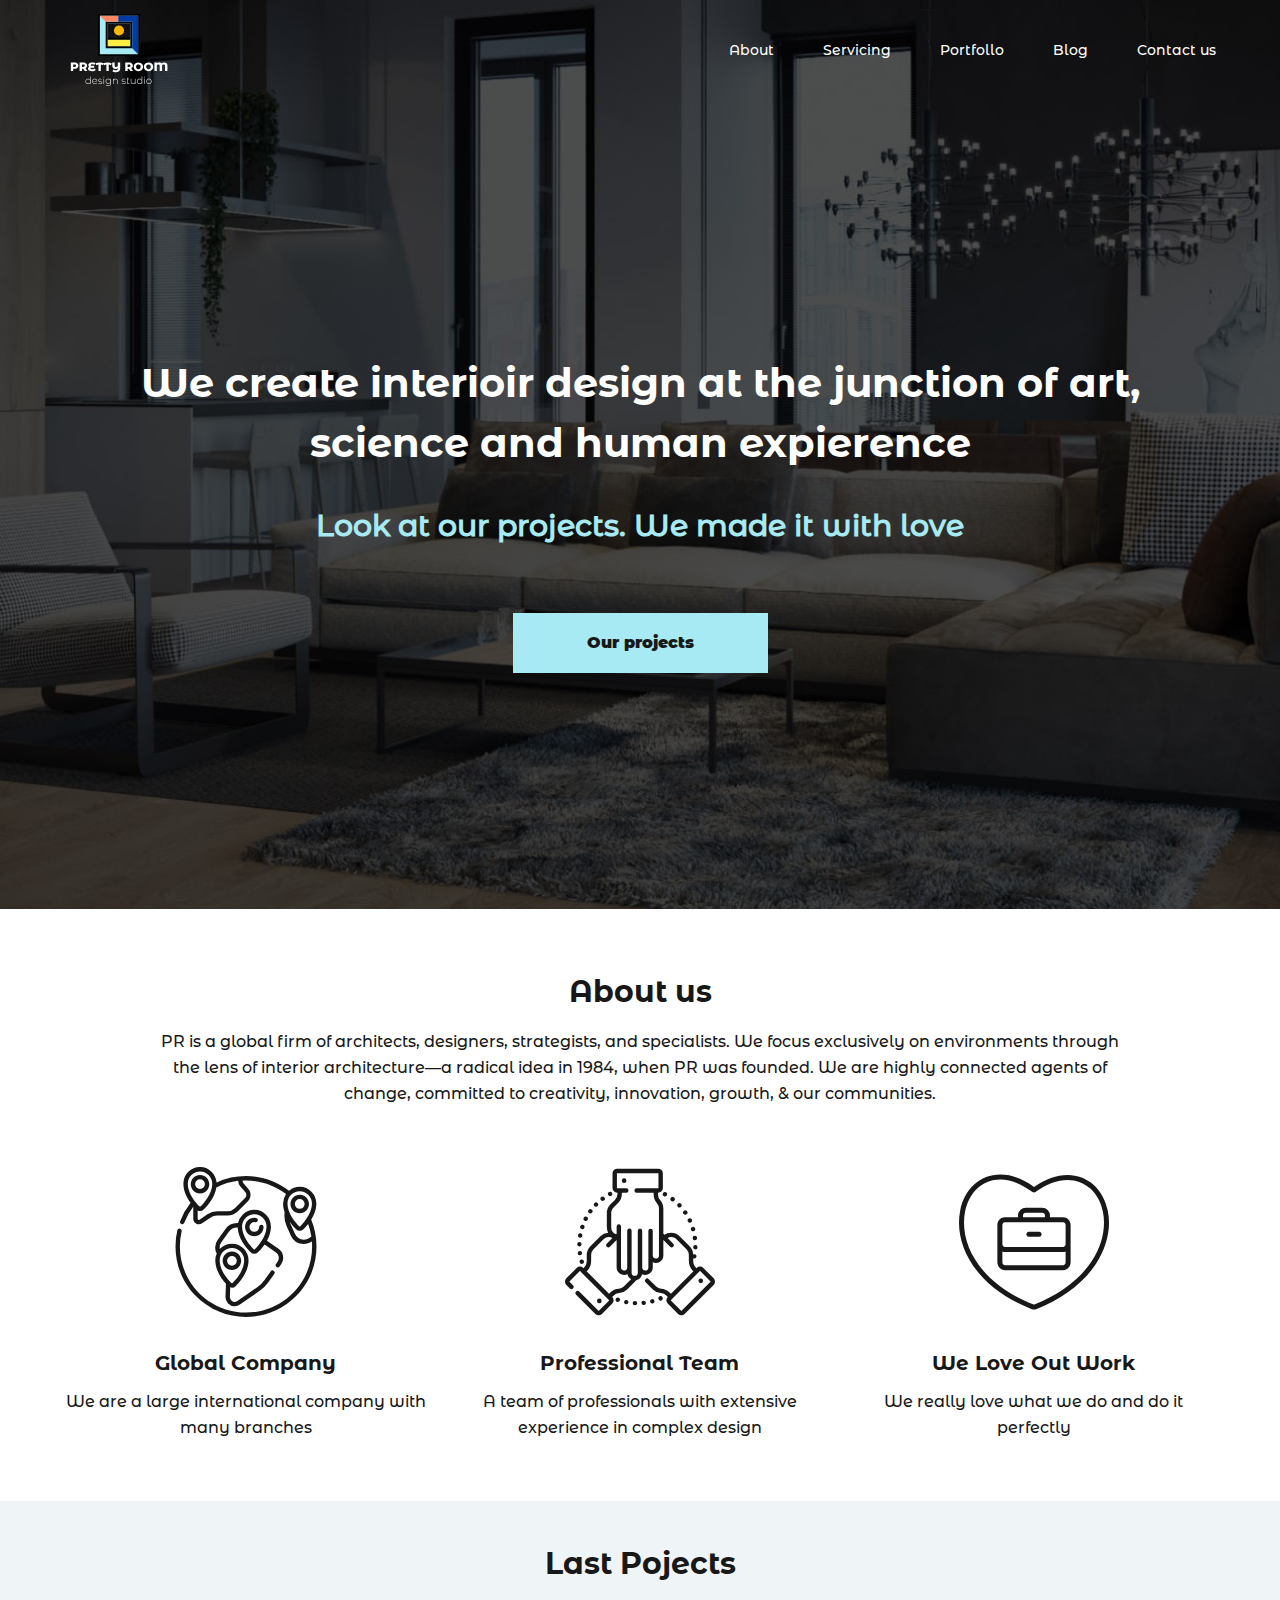
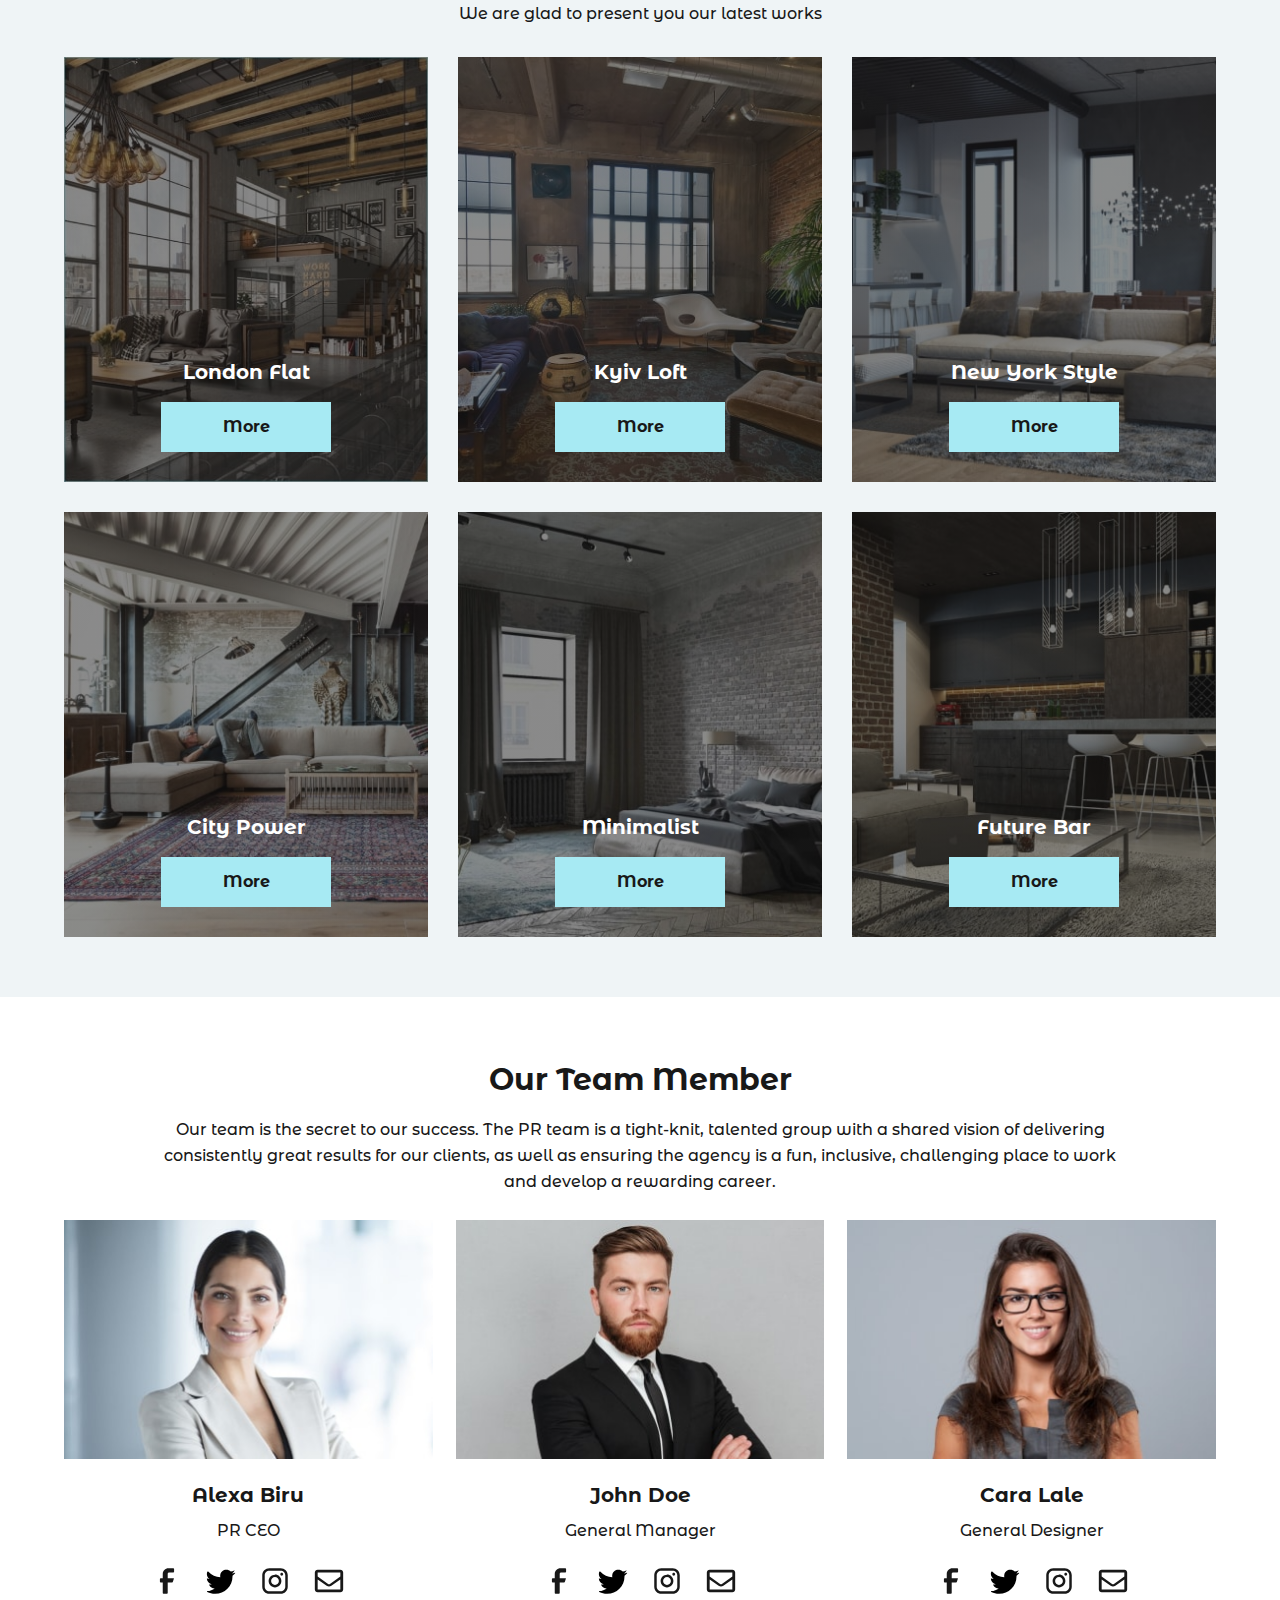
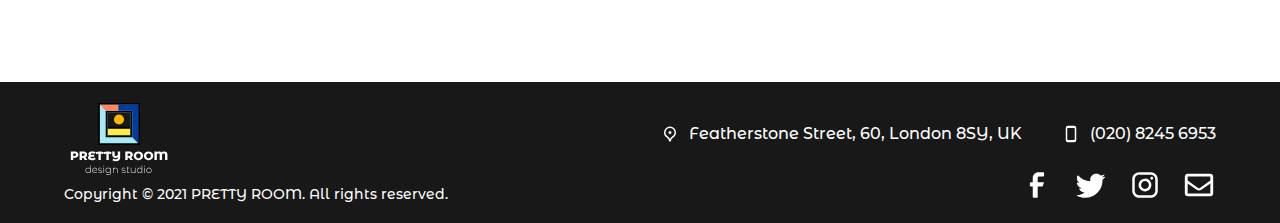
<file: GULP/index.html>
<!DOCTYPE html><html lang="en"><head><meta charset="UTF-8"><meta name="viewport" content="width=device-width,initial-scale=1"><link rel="stylesheet" href="./css/style.min.css"><title>Page</title></head><body><section class="banner"><header class="header"><div class="wrapper header__wrapper"><div class="header__content"><a href="" class="header__content_image"><picture><source srcset="./img/logo.svg" type="image/webp"><img src="./img/logo.svg" alt=""></picture></a><div class="header__content_nav"><a href="" class="header__content_nav-btn">About</a> <a href="" class="header__content_nav-btn">Servicing</a> <a href="" class="header__content_nav-btn">Portfollo</a> <a href="" class="header__content_nav-btn">Blog</a> <a href="" class="header__content_nav-btn">Contact us</a></div><div class="burger_menu"><input type="checkbox" name="" id="menu__toggle" class="burger_menu__checkbox"> <label for="menu__toggle" class="menu__btn"><span></span></label><ul class="menu__box"><li><a href="#" class="menu_item">About</a></li><li><a href="#" class="menu_item">Servicing</a></li><li><a href="#" class="menu_item">Portfollo</a></li><li><a href="#" class="menu_item">Blog</a></li><li><a href="#" class="menu_item">Contact us</a></li></ul></div></div></div></header><div class="wrapper banner__wrapper"><div class="banner__content"><h1 class="banner__content_header">We create interioir design at the junction of art, science and human expierence</h1><h2 class="banner__content_subheader">Look at our projects. We made it with love</h2><div class="banner__content_btn"><a href="#" class="banner__content_link">Our projects</a></div></div></div></section><section class="info"><div class="wrapper info__wrapper"><div class="info__content"><h2 class="info__content_header">About us</h2><p class="info__content_subheader">PR is a global firm of architects, designers, strategists, and specialists. We focus exclusively on environments through the lens of interior architecture—a radical idea in 1984, when PR was founded. We are highly connected agents of change, committed to creativity, innovation, growth, & our communities.</p><div class="info__content_blocks"><div class="info__content_block info-block"><img src="./img/info_international.svg" alt="" class="info-block__image"><p class="info-block__header">Global Company</p><p class="info-block__subheader">We are a large international company with many branches</p></div><div class="info__content_block info-block"><img src="./img/info_hands.svg" alt="" class="info-block__image"><p class="info-block__header">Professional Team</p><p class="info-block__subheader">A team of professionals with extensive experience in complex design</p></div><div class="info__content_block info-block"><img src="./img/info_heart.svg" alt="" class="info-block__image"><p class="info-block__header">We Love Out Work</p><p class="info-block__subheader">We really love what we do and do it perfectly</p></div></div></div></div></section><section class="images"><div class="wrapper images__wrapper"><div class="images__content"><h2 class="images__content_header">Last Pojects</h2><p class="images__content_subheader">We are glad to present you our latest works</p><div class="images__content_blocks"><div class="images__content_block image-block"><div class="image-block__img"><img src="./img/images_london.jpg" alt=""></div><p class="image-block__text">London Flat</p><div class="image-block__btn"><a href="" class="image-block__btn_link">More</a></div></div><div class="images__content_block image-block"><div class="image-block__img"><img src="./img/images_kyiv.jpg" alt=""></div><p class="image-block__text">Kyiv Loft</p><div class="image-block__btn"><a href="" class="image-block__btn_link">More</a></div></div><div class="images__content_block image-block"><div class="image-block__img"><img src="./img/images_newYork.jpg" alt=""></div><p class="image-block__text">New York Style</p><div class="image-block__btn"><a href="" class="image-block__btn_link">More</a></div></div><div class="images__content_block image-block"><div class="image-block__img"><img src="./img/images_city.jpg" alt=""></div><p class="image-block__text">City Power</p><div class="image-block__btn"><a href="" class="image-block__btn_link">More</a></div></div><div class="images__content_block image-block"><div class="image-block__img"><img src="./img/images_minimalist.jpg" alt=""></div><p class="image-block__text">Minimalist</p><div class="image-block__btn"><a href="" class="image-block__btn_link">More</a></div></div><div class="images__content_block image-block"><div class="image-block__img"><img src="./img/images_future.jpg" alt=""></div><p class="image-block__text">Future Bar</p><div class="image-block__btn"><a href="" class="image-block__btn_link">More</a></div></div></div></div></div></section><section class="team"><div class="wrapper team__wrapper"><div class="team__content"><h2 class="team__content_header">Our Team Member</h2><p class="team__content_subheader">Our team is the secret to our success. The PR team is a tight-knit, talented group with a shared vision of delivering consistently great results for our clients, as well as ensuring the agency is a fun, inclusive, challenging place to work and develop a rewarding career.</p><div class="team__content_members members"><div class="members__block"><div class="members__block_img"><img src="./img/alexa-biru.jpg" alt=""></div><p class="members__block_name">Alexa Biru</p><p class="members__block_position">PR CEO</p><div class="members__block_networks"><a href="https://facebook.com/" target="_blank"><svg width="34" height="34" viewBox="0 0 34 34" fill="none" xmlns="http://www.w3.org/2000/svg"><path d="M23.3748 8.5H19.1248C18.3424 8.5 17.7082 9.13426 17.7082 9.91667V14.1667H23.3748C23.536 14.1631 23.6888 14.2381 23.7846 14.3677C23.8804 14.4973 23.9072 14.6653 23.8565 14.8183L22.8082 17.935C22.7116 18.2211 22.4443 18.4144 22.1423 18.4167H17.7082V29.0417C17.7082 29.4329 17.391 29.75 16.9998 29.75H13.4582C13.067 29.75 12.7498 29.4329 12.7498 29.0417V18.4167H10.6248C10.2336 18.4167 9.9165 18.0995 9.9165 17.7083V14.875C9.9165 14.4838 10.2336 14.1667 10.6248 14.1667H12.7498V9.91667C12.7498 6.78705 15.2869 4.25 18.4165 4.25H23.3748C23.766 4.25 24.0832 4.56713 24.0832 4.95833V7.79167C24.0832 8.18287 23.766 8.5 23.3748 8.5Z" fill="#181818"/></svg> </a><a href="https://twitter.com/?lang=ru" target="_blank"><svg width="34" height="34" viewBox="0 0 34 34" xmlns="http://www.w3.org/2000/svg"><path d="M31.1239 9.15705C30.3929 10.1322 29.5092 10.9828 28.507 11.6761C28.507 11.9309 28.507 12.1856 28.507 12.4545C28.5151 17.0805 26.6672 21.5162 23.3778 24.7673C20.0884 28.0184 15.6326 29.8128 11.0092 29.7483C8.33632 29.7573 5.69768 29.1469 3.29996 27.9652C3.17067 27.9087 3.08729 27.7808 3.08778 27.6397V27.484C3.08778 27.2808 3.25244 27.1161 3.45556 27.1161C6.08293 27.0295 8.61656 26.1185 10.698 24.5121C8.31986 24.4642 6.18015 23.0554 5.19544 20.8891C5.1457 20.7708 5.16119 20.6351 5.23631 20.531C5.31142 20.427 5.43531 20.3696 5.56322 20.3797C6.28599 20.4523 7.01598 20.385 7.71332 20.1815C5.08806 19.6366 3.11547 17.4571 2.83316 14.7896C2.82313 14.6616 2.88047 14.5377 2.98448 14.4625C3.08849 14.3874 3.22413 14.3719 3.34239 14.4216C4.0469 14.7325 4.80741 14.8962 5.57736 14.9028C3.27702 13.393 2.28342 10.5212 3.1585 7.91166C3.24883 7.65809 3.46585 7.47077 3.7298 7.41853C3.99376 7.3663 4.26572 7.45685 4.44573 7.65692C7.54991 10.9607 11.8151 12.9294 16.342 13.1479C16.226 12.6852 16.169 12.2097 16.1723 11.7327C16.2146 9.23153 17.7622 7.00341 20.0905 6.09149C22.4188 5.17957 25.0671 5.76433 26.7954 7.57201C27.9736 7.34757 29.1126 6.95184 30.1762 6.39739C30.2541 6.34875 30.3529 6.34875 30.4308 6.39739C30.4794 6.47533 30.4794 6.57418 30.4308 6.65213C29.9156 7.83185 29.0453 8.82132 27.9412 9.48254C28.9081 9.37042 29.8579 9.14235 30.7703 8.80324C30.8471 8.75095 30.9481 8.75095 31.0249 8.80324C31.0893 8.83269 31.1374 8.88899 31.1565 8.95716C31.1755 9.02533 31.1636 9.09845 31.1239 9.15705Z"/></svg> </a><a href="https://www.instagram.com/" target="_blank"><svg width="34" height="34" viewBox="0 0 34 34" fill="none" xmlns="http://www.w3.org/2000/svg"><path fill-rule="evenodd" clip-rule="evenodd" d="M22.6667 4.25H11.3333C7.42132 4.25 4.25 7.42132 4.25 11.3333V22.6667C4.25 26.5787 7.42132 29.75 11.3333 29.75H22.6667C26.5787 29.75 29.75 26.5787 29.75 22.6667V11.3333C29.75 7.42132 26.5787 4.25 22.6667 4.25ZM27.2708 22.6667C27.2631 25.2062 25.2062 27.2631 22.6667 27.2708H11.3333C8.79375 27.2631 6.73695 25.2062 6.72917 22.6667V11.3333C6.73695 8.79375 8.79375 6.73695 11.3333 6.72917H22.6667C25.2062 6.73695 27.2631 8.79375 27.2708 11.3333V22.6667ZM23.7292 11.6875C24.5116 11.6875 25.1458 11.0532 25.1458 10.2708C25.1458 9.48843 24.5116 8.85417 23.7292 8.85417C22.9468 8.85417 22.3125 9.48843 22.3125 10.2708C22.3125 11.0532 22.9468 11.6875 23.7292 11.6875ZM17 10.625C13.4792 10.625 10.625 13.4792 10.625 17C10.625 20.5208 13.4792 23.375 17 23.375C20.5208 23.375 23.375 20.5208 23.375 17C23.3788 15.3081 22.7083 13.6844 21.512 12.488C20.3156 11.2917 18.6919 10.6212 17 10.625ZM13.1042 17C13.1042 19.1516 14.8484 20.8958 17 20.8958C19.1516 20.8958 20.8958 19.1516 20.8958 17C20.8958 14.8484 19.1516 13.1042 17 13.1042C14.8484 13.1042 13.1042 14.8484 13.1042 17Z" fill="#181818"/></svg> </a><a href="https://mail.google.com/mail/?tab=wm&authuser=0" target="_blank"><svg width="34" height="34" viewBox="0 0 34 34" fill="none" xmlns="http://www.w3.org/2000/svg"><path fill-rule="evenodd" clip-rule="evenodd" d="M28.3335 5.66669H5.66683C4.10202 5.66669 2.8335 6.93521 2.8335 8.50002V25.5C2.8335 27.0648 4.10202 28.3334 5.66683 28.3334H28.3335C29.8983 28.3334 31.1668 27.0648 31.1668 25.5V8.50002C31.1668 6.93521 29.8983 5.66669 28.3335 5.66669ZM28.3335 8.50002V12.6084L17.921 19.9042C17.3673 20.2885 16.6331 20.2885 16.0793 19.9042L5.66683 12.6084V8.50002H28.3335ZM5.66683 15.5834V25.5H28.3335V15.5834L19.3377 21.8734C17.9338 22.8547 16.0665 22.8547 14.6627 21.8734L5.66683 15.5834Z" fill="#181818"/></svg></a></div></div><div class="members__block"><div class="members__block_img"><img src="./img/john-doe.jpg" alt=""></div><p class="members__block_name">John Doe</p><p class="members__block_position">General Manager</p><div class="members__block_networks"><a href="https://facebook.com/" target="_blank"><svg width="34" height="34" viewBox="0 0 34 34" fill="none" xmlns="http://www.w3.org/2000/svg"><path d="M23.3748 8.5H19.1248C18.3424 8.5 17.7082 9.13426 17.7082 9.91667V14.1667H23.3748C23.536 14.1631 23.6888 14.2381 23.7846 14.3677C23.8804 14.4973 23.9072 14.6653 23.8565 14.8183L22.8082 17.935C22.7116 18.2211 22.4443 18.4144 22.1423 18.4167H17.7082V29.0417C17.7082 29.4329 17.391 29.75 16.9998 29.75H13.4582C13.067 29.75 12.7498 29.4329 12.7498 29.0417V18.4167H10.6248C10.2336 18.4167 9.9165 18.0995 9.9165 17.7083V14.875C9.9165 14.4838 10.2336 14.1667 10.6248 14.1667H12.7498V9.91667C12.7498 6.78705 15.2869 4.25 18.4165 4.25H23.3748C23.766 4.25 24.0832 4.56713 24.0832 4.95833V7.79167C24.0832 8.18287 23.766 8.5 23.3748 8.5Z" fill="#181818"/></svg> </a><a href="https://twitter.com/?lang=ru" target="_blank"><svg width="34" height="34" viewBox="0 0 34 34" xmlns="http://www.w3.org/2000/svg"><path d="M31.1239 9.15705C30.3929 10.1322 29.5092 10.9828 28.507 11.6761C28.507 11.9309 28.507 12.1856 28.507 12.4545C28.5151 17.0805 26.6672 21.5162 23.3778 24.7673C20.0884 28.0184 15.6326 29.8128 11.0092 29.7483C8.33632 29.7573 5.69768 29.1469 3.29996 27.9652C3.17067 27.9087 3.08729 27.7808 3.08778 27.6397V27.484C3.08778 27.2808 3.25244 27.1161 3.45556 27.1161C6.08293 27.0295 8.61656 26.1185 10.698 24.5121C8.31986 24.4642 6.18015 23.0554 5.19544 20.8891C5.1457 20.7708 5.16119 20.6351 5.23631 20.531C5.31142 20.427 5.43531 20.3696 5.56322 20.3797C6.28599 20.4523 7.01598 20.385 7.71332 20.1815C5.08806 19.6366 3.11547 17.4571 2.83316 14.7896C2.82313 14.6616 2.88047 14.5377 2.98448 14.4625C3.08849 14.3874 3.22413 14.3719 3.34239 14.4216C4.0469 14.7325 4.80741 14.8962 5.57736 14.9028C3.27702 13.393 2.28342 10.5212 3.1585 7.91166C3.24883 7.65809 3.46585 7.47077 3.7298 7.41853C3.99376 7.3663 4.26572 7.45685 4.44573 7.65692C7.54991 10.9607 11.8151 12.9294 16.342 13.1479C16.226 12.6852 16.169 12.2097 16.1723 11.7327C16.2146 9.23153 17.7622 7.00341 20.0905 6.09149C22.4188 5.17957 25.0671 5.76433 26.7954 7.57201C27.9736 7.34757 29.1126 6.95184 30.1762 6.39739C30.2541 6.34875 30.3529 6.34875 30.4308 6.39739C30.4794 6.47533 30.4794 6.57418 30.4308 6.65213C29.9156 7.83185 29.0453 8.82132 27.9412 9.48254C28.9081 9.37042 29.8579 9.14235 30.7703 8.80324C30.8471 8.75095 30.9481 8.75095 31.0249 8.80324C31.0893 8.83269 31.1374 8.88899 31.1565 8.95716C31.1755 9.02533 31.1636 9.09845 31.1239 9.15705Z"/></svg> </a><a href="https://www.instagram.com/" target="_blank"><svg width="34" height="34" viewBox="0 0 34 34" fill="none" xmlns="http://www.w3.org/2000/svg"><path fill-rule="evenodd" clip-rule="evenodd" d="M22.6667 4.25H11.3333C7.42132 4.25 4.25 7.42132 4.25 11.3333V22.6667C4.25 26.5787 7.42132 29.75 11.3333 29.75H22.6667C26.5787 29.75 29.75 26.5787 29.75 22.6667V11.3333C29.75 7.42132 26.5787 4.25 22.6667 4.25ZM27.2708 22.6667C27.2631 25.2062 25.2062 27.2631 22.6667 27.2708H11.3333C8.79375 27.2631 6.73695 25.2062 6.72917 22.6667V11.3333C6.73695 8.79375 8.79375 6.73695 11.3333 6.72917H22.6667C25.2062 6.73695 27.2631 8.79375 27.2708 11.3333V22.6667ZM23.7292 11.6875C24.5116 11.6875 25.1458 11.0532 25.1458 10.2708C25.1458 9.48843 24.5116 8.85417 23.7292 8.85417C22.9468 8.85417 22.3125 9.48843 22.3125 10.2708C22.3125 11.0532 22.9468 11.6875 23.7292 11.6875ZM17 10.625C13.4792 10.625 10.625 13.4792 10.625 17C10.625 20.5208 13.4792 23.375 17 23.375C20.5208 23.375 23.375 20.5208 23.375 17C23.3788 15.3081 22.7083 13.6844 21.512 12.488C20.3156 11.2917 18.6919 10.6212 17 10.625ZM13.1042 17C13.1042 19.1516 14.8484 20.8958 17 20.8958C19.1516 20.8958 20.8958 19.1516 20.8958 17C20.8958 14.8484 19.1516 13.1042 17 13.1042C14.8484 13.1042 13.1042 14.8484 13.1042 17Z" fill="#181818"/></svg> </a><a href="https://mail.google.com/mail/?tab=wm&authuser=0" target="_blank"><svg width="34" height="34" viewBox="0 0 34 34" fill="none" xmlns="http://www.w3.org/2000/svg"><path fill-rule="evenodd" clip-rule="evenodd" d="M28.3335 5.66669H5.66683C4.10202 5.66669 2.8335 6.93521 2.8335 8.50002V25.5C2.8335 27.0648 4.10202 28.3334 5.66683 28.3334H28.3335C29.8983 28.3334 31.1668 27.0648 31.1668 25.5V8.50002C31.1668 6.93521 29.8983 5.66669 28.3335 5.66669ZM28.3335 8.50002V12.6084L17.921 19.9042C17.3673 20.2885 16.6331 20.2885 16.0793 19.9042L5.66683 12.6084V8.50002H28.3335ZM5.66683 15.5834V25.5H28.3335V15.5834L19.3377 21.8734C17.9338 22.8547 16.0665 22.8547 14.6627 21.8734L5.66683 15.5834Z" fill="#181818"/></svg></a></div></div><div class="members__block"><div class="members__block_img"><img src="./img/cara-lale.jpg" alt=""></div><p class="members__block_name">Cara Lale</p><p class="members__block_position">General Designer</p><div class="members__block_networks"><a href="https://facebook.com/" target="_blank"><svg width="34" height="34" viewBox="0 0 34 34" fill="none" xmlns="http://www.w3.org/2000/svg"><path d="M23.3748 8.5H19.1248C18.3424 8.5 17.7082 9.13426 17.7082 9.91667V14.1667H23.3748C23.536 14.1631 23.6888 14.2381 23.7846 14.3677C23.8804 14.4973 23.9072 14.6653 23.8565 14.8183L22.8082 17.935C22.7116 18.2211 22.4443 18.4144 22.1423 18.4167H17.7082V29.0417C17.7082 29.4329 17.391 29.75 16.9998 29.75H13.4582C13.067 29.75 12.7498 29.4329 12.7498 29.0417V18.4167H10.6248C10.2336 18.4167 9.9165 18.0995 9.9165 17.7083V14.875C9.9165 14.4838 10.2336 14.1667 10.6248 14.1667H12.7498V9.91667C12.7498 6.78705 15.2869 4.25 18.4165 4.25H23.3748C23.766 4.25 24.0832 4.56713 24.0832 4.95833V7.79167C24.0832 8.18287 23.766 8.5 23.3748 8.5Z" fill="#181818"/></svg> </a><a href="https://twitter.com/?lang=ru" target="_blank"><svg width="34" height="34" viewBox="0 0 34 34" xmlns="http://www.w3.org/2000/svg"><path d="M31.1239 9.15705C30.3929 10.1322 29.5092 10.9828 28.507 11.6761C28.507 11.9309 28.507 12.1856 28.507 12.4545C28.5151 17.0805 26.6672 21.5162 23.3778 24.7673C20.0884 28.0184 15.6326 29.8128 11.0092 29.7483C8.33632 29.7573 5.69768 29.1469 3.29996 27.9652C3.17067 27.9087 3.08729 27.7808 3.08778 27.6397V27.484C3.08778 27.2808 3.25244 27.1161 3.45556 27.1161C6.08293 27.0295 8.61656 26.1185 10.698 24.5121C8.31986 24.4642 6.18015 23.0554 5.19544 20.8891C5.1457 20.7708 5.16119 20.6351 5.23631 20.531C5.31142 20.427 5.43531 20.3696 5.56322 20.3797C6.28599 20.4523 7.01598 20.385 7.71332 20.1815C5.08806 19.6366 3.11547 17.4571 2.83316 14.7896C2.82313 14.6616 2.88047 14.5377 2.98448 14.4625C3.08849 14.3874 3.22413 14.3719 3.34239 14.4216C4.0469 14.7325 4.80741 14.8962 5.57736 14.9028C3.27702 13.393 2.28342 10.5212 3.1585 7.91166C3.24883 7.65809 3.46585 7.47077 3.7298 7.41853C3.99376 7.3663 4.26572 7.45685 4.44573 7.65692C7.54991 10.9607 11.8151 12.9294 16.342 13.1479C16.226 12.6852 16.169 12.2097 16.1723 11.7327C16.2146 9.23153 17.7622 7.00341 20.0905 6.09149C22.4188 5.17957 25.0671 5.76433 26.7954 7.57201C27.9736 7.34757 29.1126 6.95184 30.1762 6.39739C30.2541 6.34875 30.3529 6.34875 30.4308 6.39739C30.4794 6.47533 30.4794 6.57418 30.4308 6.65213C29.9156 7.83185 29.0453 8.82132 27.9412 9.48254C28.9081 9.37042 29.8579 9.14235 30.7703 8.80324C30.8471 8.75095 30.9481 8.75095 31.0249 8.80324C31.0893 8.83269 31.1374 8.88899 31.1565 8.95716C31.1755 9.02533 31.1636 9.09845 31.1239 9.15705Z"/></svg> </a><a href="https://www.instagram.com/" target="_blank"><svg width="34" height="34" viewBox="0 0 34 34" fill="none" xmlns="http://www.w3.org/2000/svg"><path fill-rule="evenodd" clip-rule="evenodd" d="M22.6667 4.25H11.3333C7.42132 4.25 4.25 7.42132 4.25 11.3333V22.6667C4.25 26.5787 7.42132 29.75 11.3333 29.75H22.6667C26.5787 29.75 29.75 26.5787 29.75 22.6667V11.3333C29.75 7.42132 26.5787 4.25 22.6667 4.25ZM27.2708 22.6667C27.2631 25.2062 25.2062 27.2631 22.6667 27.2708H11.3333C8.79375 27.2631 6.73695 25.2062 6.72917 22.6667V11.3333C6.73695 8.79375 8.79375 6.73695 11.3333 6.72917H22.6667C25.2062 6.73695 27.2631 8.79375 27.2708 11.3333V22.6667ZM23.7292 11.6875C24.5116 11.6875 25.1458 11.0532 25.1458 10.2708C25.1458 9.48843 24.5116 8.85417 23.7292 8.85417C22.9468 8.85417 22.3125 9.48843 22.3125 10.2708C22.3125 11.0532 22.9468 11.6875 23.7292 11.6875ZM17 10.625C13.4792 10.625 10.625 13.4792 10.625 17C10.625 20.5208 13.4792 23.375 17 23.375C20.5208 23.375 23.375 20.5208 23.375 17C23.3788 15.3081 22.7083 13.6844 21.512 12.488C20.3156 11.2917 18.6919 10.6212 17 10.625ZM13.1042 17C13.1042 19.1516 14.8484 20.8958 17 20.8958C19.1516 20.8958 20.8958 19.1516 20.8958 17C20.8958 14.8484 19.1516 13.1042 17 13.1042C14.8484 13.1042 13.1042 14.8484 13.1042 17Z" fill="#181818"/></svg> </a><a href="https://mail.google.com/mail/?tab=wm&authuser=0" target="_blank"><svg width="34" height="34" viewBox="0 0 34 34" fill="none" xmlns="http://www.w3.org/2000/svg"><path fill-rule="evenodd" clip-rule="evenodd" d="M28.3335 5.66669H5.66683C4.10202 5.66669 2.8335 6.93521 2.8335 8.50002V25.5C2.8335 27.0648 4.10202 28.3334 5.66683 28.3334H28.3335C29.8983 28.3334 31.1668 27.0648 31.1668 25.5V8.50002C31.1668 6.93521 29.8983 5.66669 28.3335 5.66669ZM28.3335 8.50002V12.6084L17.921 19.9042C17.3673 20.2885 16.6331 20.2885 16.0793 19.9042L5.66683 12.6084V8.50002H28.3335ZM5.66683 15.5834V25.5H28.3335V15.5834L19.3377 21.8734C17.9338 22.8547 16.0665 22.8547 14.6627 21.8734L5.66683 15.5834Z" fill="#181818"/></svg></a></div></div></div></div></div></section><footer class="footer"><div class="footer__wrapper"><div class="footer__content wrapper"><div class="footer__content_copyright copyright-block"><a href="" class="copyright-block__image"><img src="./img/logo.svg" alt=""></a><p class="copyright-block__text">Copyright © 2021 PRETTY ROOM. All rights reserved.</p></div><div class="footer__content_contacts contacts"><div class="contacts__upper"><div class="contacts__upper_location location"><a href="https://www.google.com/maps/place/8sy,+60+Featherstone+St,+London+EC1Y+8NQ,+%D0%92%D0%B5%D0%BB%D0%B8%D0%BA%D0%BE%D0%B1%D1%80%D0%B8%D1%82%D0%B0%D0%BD%D0%B8%D1%8F/@51.524432,-0.0898407,17z/data=!3m1!4b1!4m5!3m4!1s0x48761ca88fc55555:0xdd8f49ecc79d39e1!8m2!3d51.524432!4d-0.0898407" class="location__link" target="_blank"><img src="./img/location.svg" alt="" class="location__image">Featherstone Street, 60, London 8SY, UK</a></div><div class="contacts__upper_number number"><a href="tel:(020)82456953" class="number__link"><img src="./img/android_phone.svg" alt="" class="number__image">(020) 8245 6953</a></div></div><div class="contacts__lower"><a href="https://facebook.com/"><svg width="34" height="34" viewBox="0 0 34 34" fill="none" xmlns="http://www.w3.org/2000/svg"><path d="M23.3748 8.5H19.1248C18.3424 8.5 17.7082 9.13426 17.7082 9.91667V14.1667H23.3748C23.536 14.1631 23.6888 14.2381 23.7846 14.3677C23.8804 14.4973 23.9072 14.6653 23.8565 14.8183L22.8082 17.935C22.7116 18.2211 22.4443 18.4144 22.1423 18.4167H17.7082V29.0417C17.7082 29.4329 17.391 29.75 16.9998 29.75H13.4582C13.067 29.75 12.7498 29.4329 12.7498 29.0417V18.4167H10.6248C10.2336 18.4167 9.9165 18.0995 9.9165 17.7083V14.875C9.9165 14.4838 10.2336 14.1667 10.6248 14.1667H12.7498V9.91667C12.7498 6.78705 15.2869 4.25 18.4165 4.25H23.3748C23.766 4.25 24.0832 4.56713 24.0832 4.95833V7.79167C24.0832 8.18287 23.766 8.5 23.3748 8.5Z" fill="#181818"/></svg> </a><a href="https://twitter.com/?lang=ru"><svg width="34" height="34" viewBox="0 0 34 34" xmlns="http://www.w3.org/2000/svg"><path d="M31.1239 9.15705C30.3929 10.1322 29.5092 10.9828 28.507 11.6761C28.507 11.9309 28.507 12.1856 28.507 12.4545C28.5151 17.0805 26.6672 21.5162 23.3778 24.7673C20.0884 28.0184 15.6326 29.8128 11.0092 29.7483C8.33632 29.7573 5.69768 29.1469 3.29996 27.9652C3.17067 27.9087 3.08729 27.7808 3.08778 27.6397V27.484C3.08778 27.2808 3.25244 27.1161 3.45556 27.1161C6.08293 27.0295 8.61656 26.1185 10.698 24.5121C8.31986 24.4642 6.18015 23.0554 5.19544 20.8891C5.1457 20.7708 5.16119 20.6351 5.23631 20.531C5.31142 20.427 5.43531 20.3696 5.56322 20.3797C6.28599 20.4523 7.01598 20.385 7.71332 20.1815C5.08806 19.6366 3.11547 17.4571 2.83316 14.7896C2.82313 14.6616 2.88047 14.5377 2.98448 14.4625C3.08849 14.3874 3.22413 14.3719 3.34239 14.4216C4.0469 14.7325 4.80741 14.8962 5.57736 14.9028C3.27702 13.393 2.28342 10.5212 3.1585 7.91166C3.24883 7.65809 3.46585 7.47077 3.7298 7.41853C3.99376 7.3663 4.26572 7.45685 4.44573 7.65692C7.54991 10.9607 11.8151 12.9294 16.342 13.1479C16.226 12.6852 16.169 12.2097 16.1723 11.7327C16.2146 9.23153 17.7622 7.00341 20.0905 6.09149C22.4188 5.17957 25.0671 5.76433 26.7954 7.57201C27.9736 7.34757 29.1126 6.95184 30.1762 6.39739C30.2541 6.34875 30.3529 6.34875 30.4308 6.39739C30.4794 6.47533 30.4794 6.57418 30.4308 6.65213C29.9156 7.83185 29.0453 8.82132 27.9412 9.48254C28.9081 9.37042 29.8579 9.14235 30.7703 8.80324C30.8471 8.75095 30.9481 8.75095 31.0249 8.80324C31.0893 8.83269 31.1374 8.88899 31.1565 8.95716C31.1755 9.02533 31.1636 9.09845 31.1239 9.15705Z"/></svg> </a><a href="https://www.instagram.com/"><svg width="34" height="34" viewBox="0 0 34 34" fill="none" xmlns="http://www.w3.org/2000/svg"><path fill-rule="evenodd" clip-rule="evenodd" d="M22.6667 4.25H11.3333C7.42132 4.25 4.25 7.42132 4.25 11.3333V22.6667C4.25 26.5787 7.42132 29.75 11.3333 29.75H22.6667C26.5787 29.75 29.75 26.5787 29.75 22.6667V11.3333C29.75 7.42132 26.5787 4.25 22.6667 4.25ZM27.2708 22.6667C27.2631 25.2062 25.2062 27.2631 22.6667 27.2708H11.3333C8.79375 27.2631 6.73695 25.2062 6.72917 22.6667V11.3333C6.73695 8.79375 8.79375 6.73695 11.3333 6.72917H22.6667C25.2062 6.73695 27.2631 8.79375 27.2708 11.3333V22.6667ZM23.7292 11.6875C24.5116 11.6875 25.1458 11.0532 25.1458 10.2708C25.1458 9.48843 24.5116 8.85417 23.7292 8.85417C22.9468 8.85417 22.3125 9.48843 22.3125 10.2708C22.3125 11.0532 22.9468 11.6875 23.7292 11.6875ZM17 10.625C13.4792 10.625 10.625 13.4792 10.625 17C10.625 20.5208 13.4792 23.375 17 23.375C20.5208 23.375 23.375 20.5208 23.375 17C23.3788 15.3081 22.7083 13.6844 21.512 12.488C20.3156 11.2917 18.6919 10.6212 17 10.625ZM13.1042 17C13.1042 19.1516 14.8484 20.8958 17 20.8958C19.1516 20.8958 20.8958 19.1516 20.8958 17C20.8958 14.8484 19.1516 13.1042 17 13.1042C14.8484 13.1042 13.1042 14.8484 13.1042 17Z" fill="#181818"/></svg> </a><a href="https://mail.google.com/mail/?tab=wm&authuser=0"><svg width="34" height="34" viewBox="0 0 34 34" fill="none" xmlns="http://www.w3.org/2000/svg"><path fill-rule="evenodd" clip-rule="evenodd" d="M28.3335 5.66669H5.66683C4.10202 5.66669 2.8335 6.93521 2.8335 8.50002V25.5C2.8335 27.0648 4.10202 28.3334 5.66683 28.3334H28.3335C29.8983 28.3334 31.1668 27.0648 31.1668 25.5V8.50002C31.1668 6.93521 29.8983 5.66669 28.3335 5.66669ZM28.3335 8.50002V12.6084L17.921 19.9042C17.3673 20.2885 16.6331 20.2885 16.0793 19.9042L5.66683 12.6084V8.50002H28.3335ZM5.66683 15.5834V25.5H28.3335V15.5834L19.3377 21.8734C17.9338 22.8547 16.0665 22.8547 14.6627 21.8734L5.66683 15.5834Z" fill="#181818"/></svg></a></div></div></div></div></footer><script src="js/main.min.js"></script></body></html>
</file>
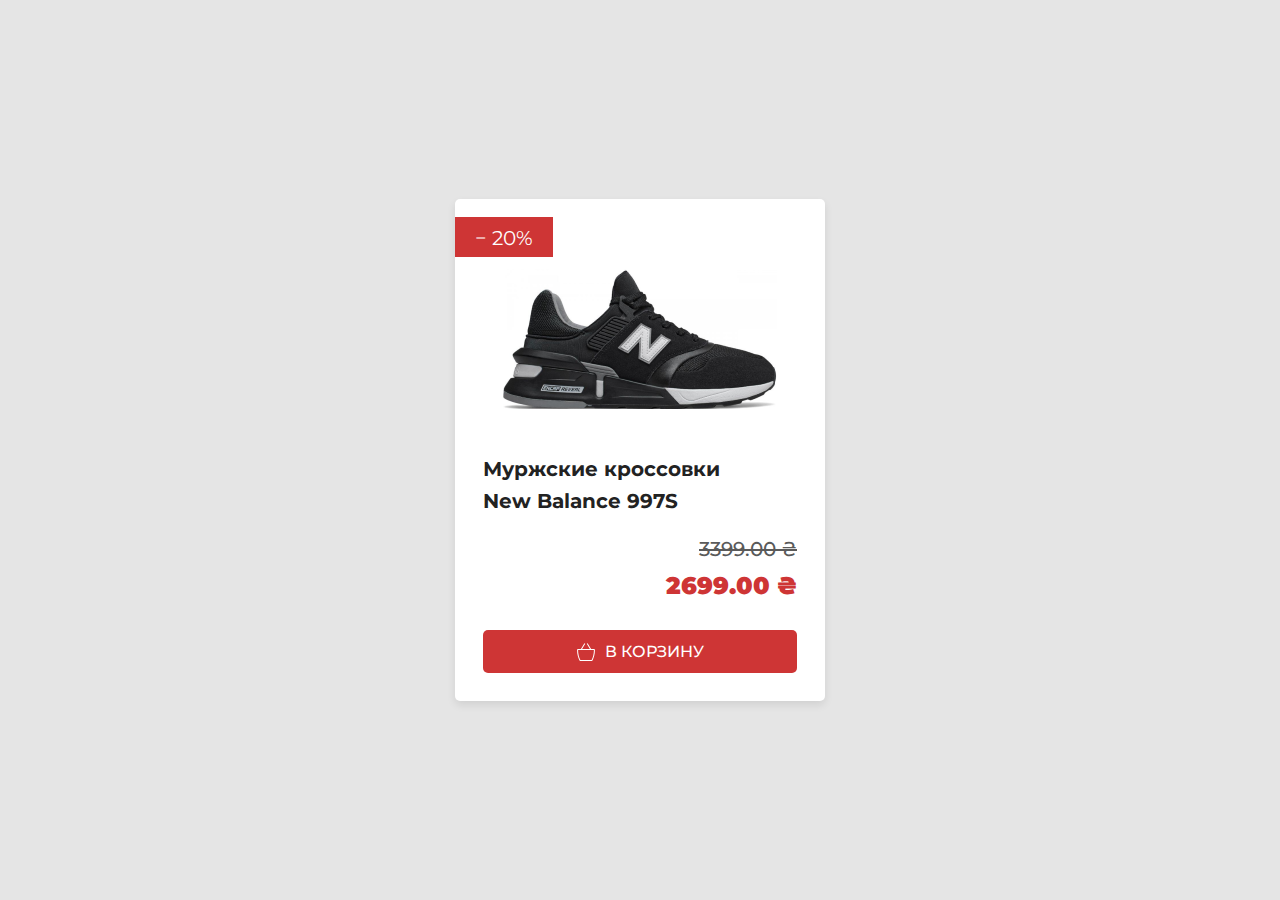
<file: PowerCode/CSS-SCSS/Card/index.html>
<!DOCTYPE html>
<html lang="en">

<head>
    <meta charset="UTF-8">
    <meta http-equiv="X-UA-Compatible" content="IE=edge">
    <meta name="viewport" content="width=device-width, initial-scale=1.0">
    <link href="https://fonts.googleapis.com/css2?family=Montserrat:wght@500;700;900&display=swap" rel="stylesheet">
    <link rel="stylesheet" href="style.css">
    <title>Card</title>
</head>

<body>
    <div class="card">
        <span class="card-tile">&#8722; 20&#37;</span>
        <div class="card-image">
            <img src="./img/image 11.png" alt="#">
        </div>
        <a href="" class="card-titel">
            <p>Муржские кроссовки</p>
            <p>New Balance 997S</p>
        </a>
        <div class="card-price">
            <p class="card-price-sale">3399.00 &#8372;</p>
            <p class="card-price-original">2699.00 &#8372;</p>
        </div>
        <a href="" class="card-btn">
            <img src="./img/basket.svg" alt="#" class="card-btn-img"><span>В КОРЗИНУ</span>
        </a>
    </div>
</body>

</html>
</file>
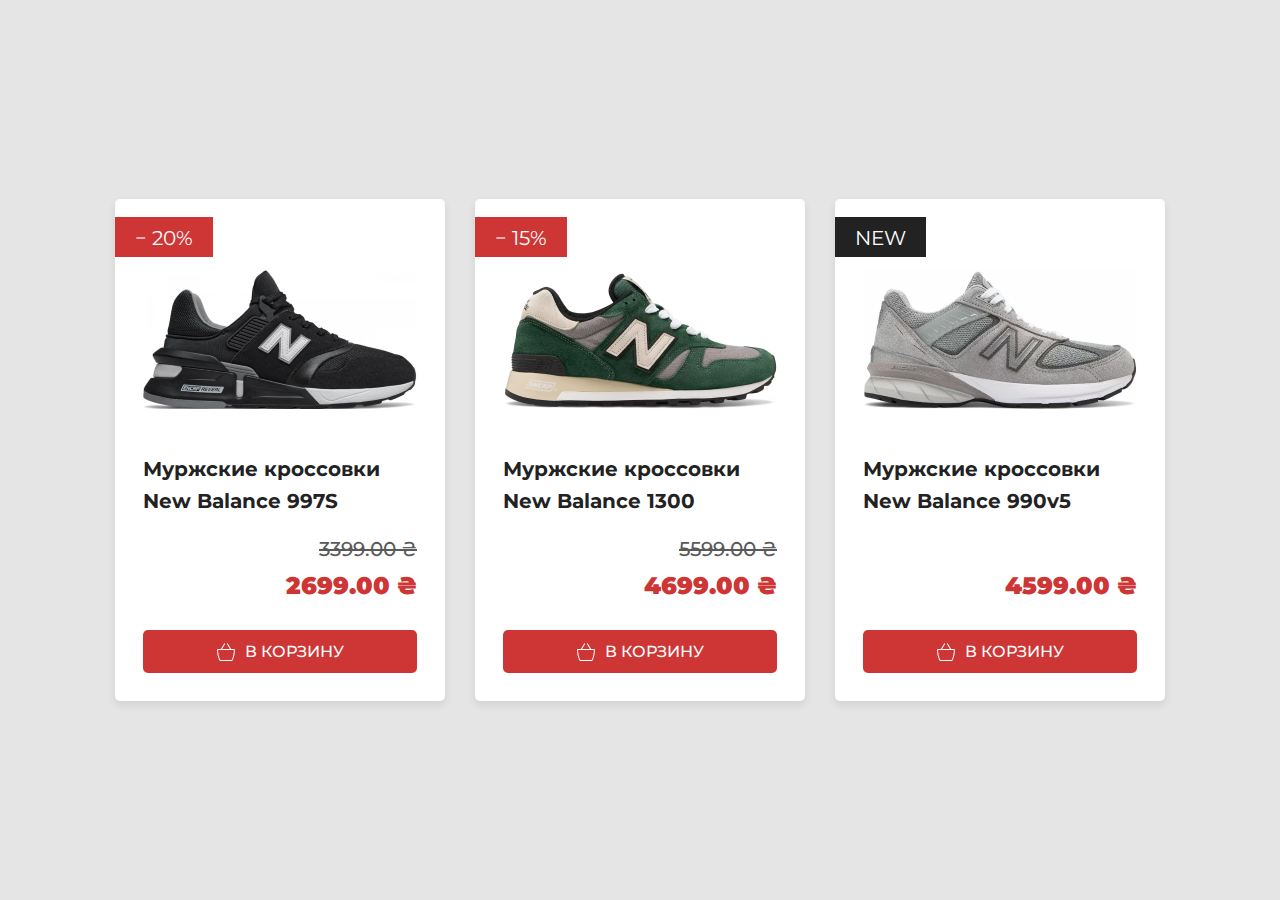
<file: PowerCode/CSS-SCSS/CardScss/index.html>
<!DOCTYPE html>
<html lang="en">

<head>
    <meta charset="UTF-8">
    <meta http-equiv="X-UA-Compatible" content="IE=edge">
    <meta name="viewport" content="width=device-width, initial-scale=1.0">
    <link href="https://fonts.googleapis.com/css2?family=Montserrat:wght@500;700;900&display=swap" rel="stylesheet">
    <link rel="stylesheet" href="./scss/style.css">
    <title>Card</title>
</head>

<body>
    <div class="container">
        <div class="card">
            <span class="card-tile">&#8722; 20&#37;</span>
            <div class="card-image">
                <img src="./img/image 11.png" alt="#">
            </div>
            <a href="" class="card-titel">
                <p>Муржские кроссовки</p>
                <p>New Balance 997S</p>
            </a>
            <div class="card-price">
                <p class="card-price-sale">3399.00 &#8372;</p>
                <p class="card-price-original">2699.00 &#8372;</p>
            </div>
            <a href="" class="card-btn">
                <img src="./img/basket.svg" alt="#" class="card-btn-img"><span>В КОРЗИНУ</span>
            </a>
        </div>
        <div class="card">
            <span class="card-tile">&#8722; 15&#37;</span>
            <div class="card-image">
                <img src="./img/image 13.png" alt="#">
            </div>
            <a href="" class="card-titel">
                <p>Муржские кроссовки</p>
                <p>New Balance 1300</p>
            </a>
            <div class="card-price">
                <p class="card-price-sale">5599.00 &#8372;</p>
                <p class="card-price-original">4699.00 &#8372;</p>
            </div>
            <a href="" class="card-btn">
                <img src="./img/basket.svg" alt="#" class="card-btn-img"><span>В КОРЗИНУ</span>
            </a>
        </div>
        <div class="card">
            <span class="card-tile new-tile">new</span>
            <div class="card-image">
                <img src="./img/image 12.png" alt="#">
            </div>
            <a href="" class="card-titel">
                <p>Муржские кроссовки</p>
                <p>New Balance 990v5</p>
            </a>
            <div class="card-price">
                <p class="card-price-sale"></p>
                <p class="card-price-original">4599.00 &#8372;</p>
            </div>
            <a href="" class="card-btn">
                <img src="./img/basket.svg" alt="#" class="card-btn-img"><span>В КОРЗИНУ</span>
            </a>
        </div>
    </div>
</body>

</html>
</file>
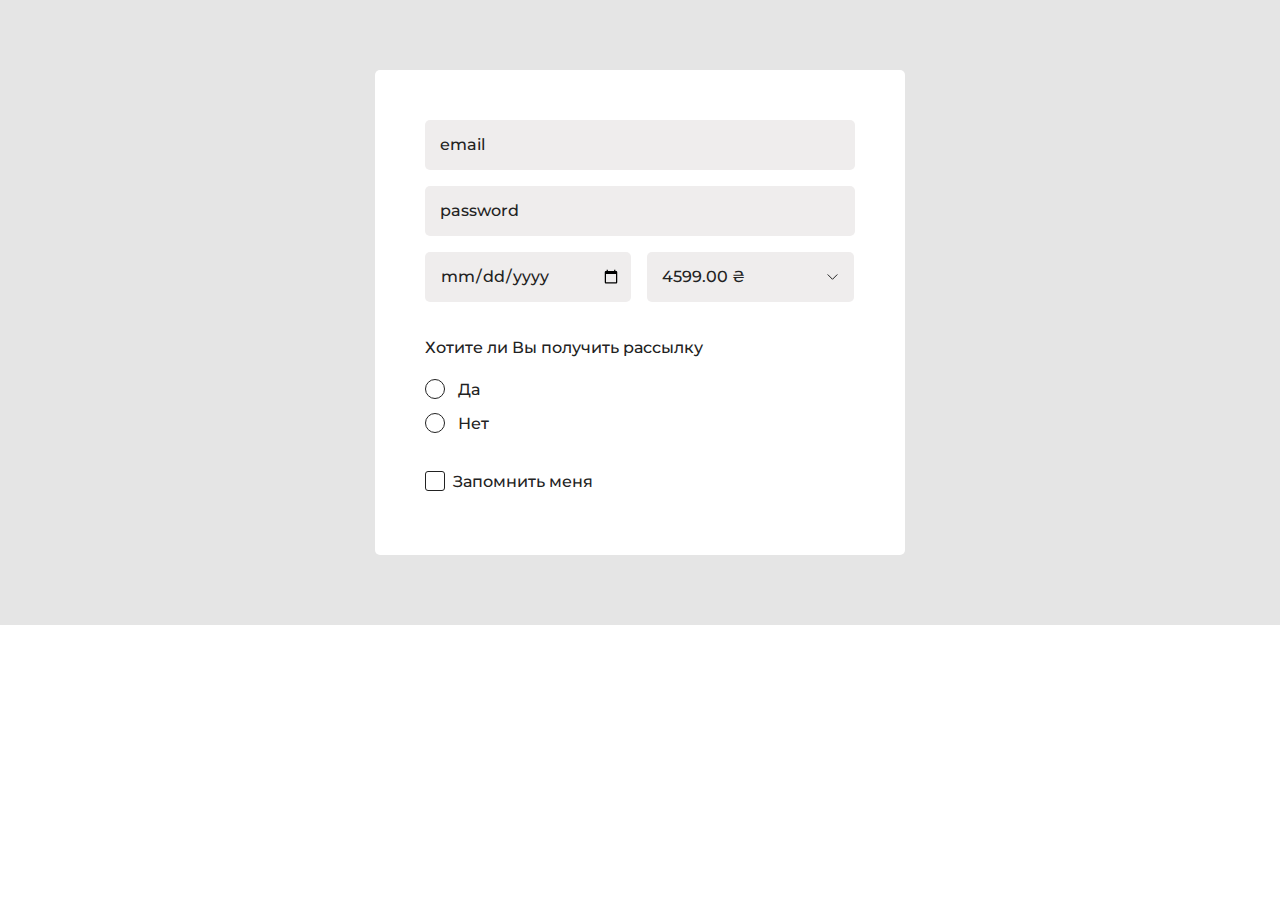
<file: PowerCode/CSS-SCSS/Form/index.html>
<!DOCTYPE html>
<html lang="en">

<head>
    <meta charset="UTF-8">
    <meta http-equiv="X-UA-Compatible" content="IE=edge">
    <meta name="viewport" content="width=device-width, initial-scale=1.0">
    <link href="https://fonts.googleapis.com/css2?family=Montserrat:wght@500&display=swap" rel="stylesheet">
    <link rel="stylesheet" href="./SCSS/style.css">
    <title>Form</title>
</head>

<body>
    <section class="registration">
        <div class="registration__wrapper">
            <form action="" class="registration__form common-form">
                <input type="email" class="common-form__input" placeholder="email">
                <input type="password" class="common-form__input" placeholder="password">
                <div class="common-form__input-group">
                    <input type="date" class="common-form__input common-form__date">
                    <select name="" id="" class="common-form__input common-form__select">
                        <option value="" selected class="common-form__option common-form__input_selected">4599.00
                            &#8372;</option>
                        <option value="">4399.00 &#8372;</option>
                        <option value="">4199.00 &#8372;</option>
                    </select>
                </div>
                <div class="common-form__radio-group">
                    <p class="common-form__text">Хотите ли Вы получить рассылку</p>
                    <div><label for="common-form__text-yes"><input type="radio" name="radio"
                                id="common-form__text-yes"><span></span>Да</label></div>
                    <div><label for="common-form__text-no"><input type="radio" name="radio"
                                id="common-form__text-no"><span></span>Нет</label></div>
                </div>
                <div class="common-form__checkbox-group">
                    <label for="common-form__checkbox"><input type="checkbox" name=""
                            id="common-form__checkbox"><span></span>
                        Запомнить меня
                    </label>
                </div>
            </form>
        </div>
    </section>
</body>

</html>
</file>
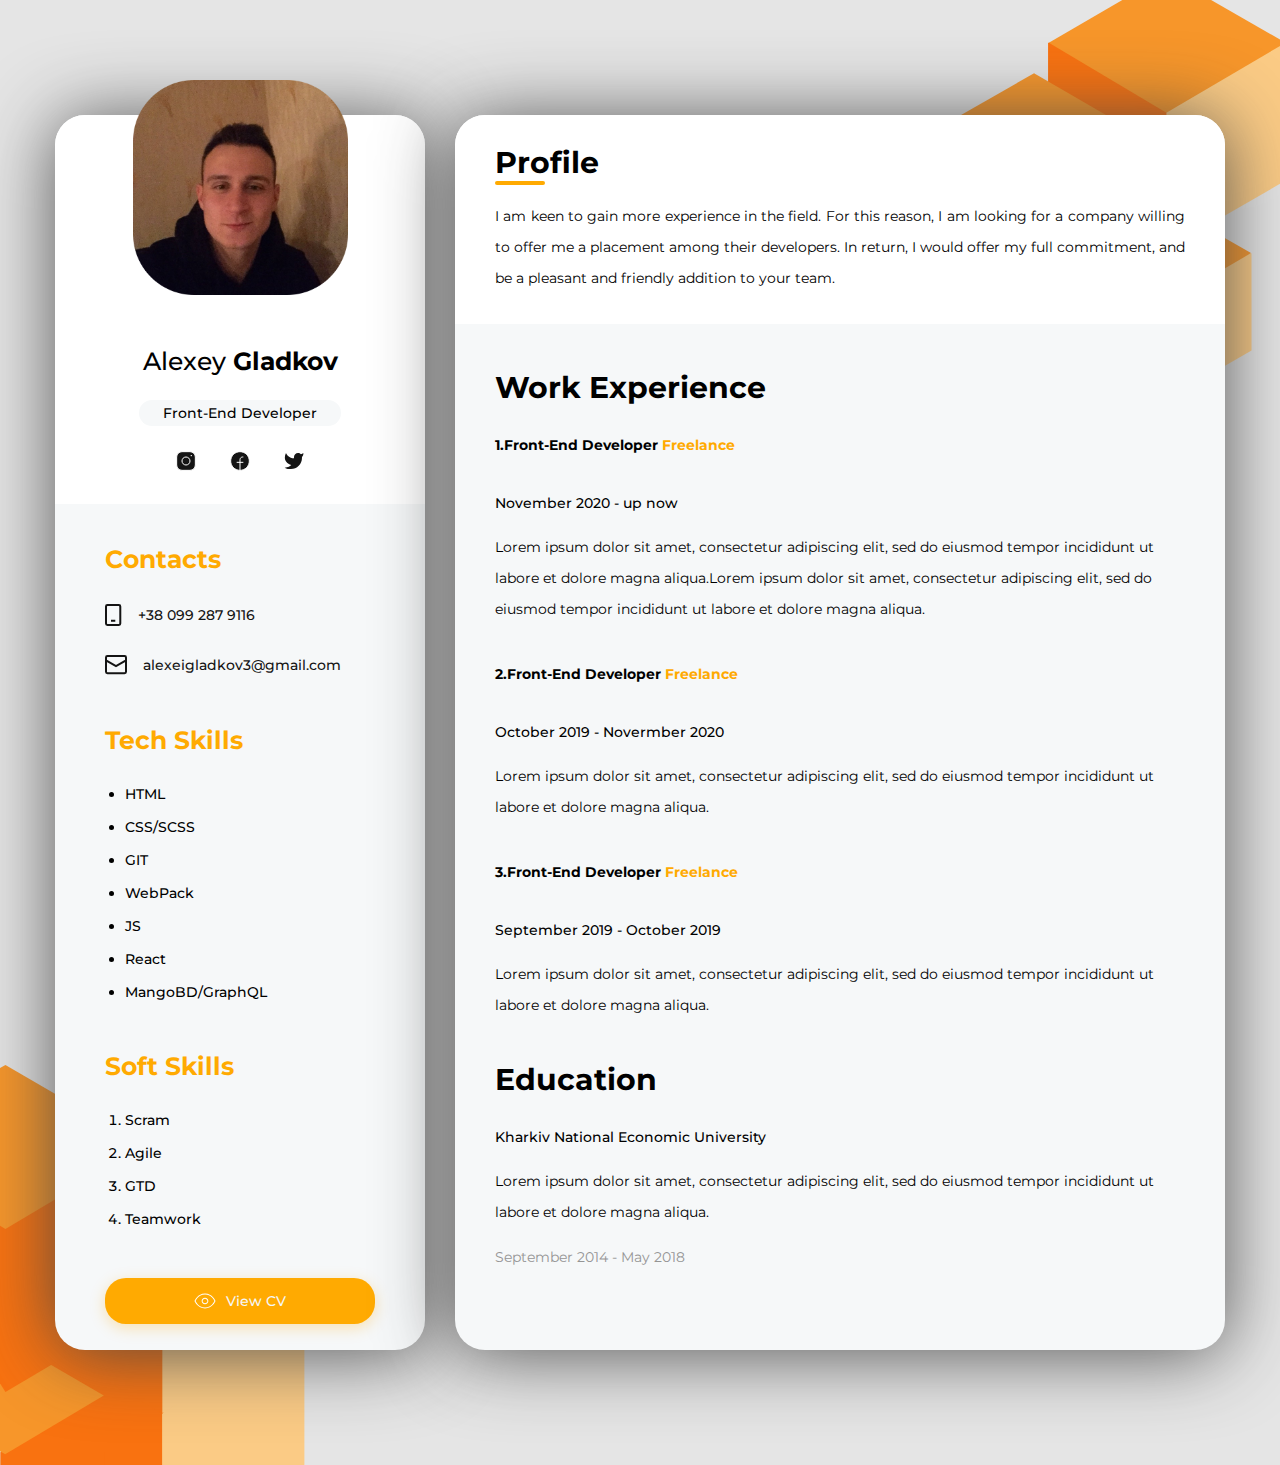
<file: PowerCode/CSS-SCSS/Resume/index.html>
<!DOCTYPE html>
<html lang="en">

<head>
    <meta charset="UTF-8">
    <meta http-equiv="X-UA-Compatible" content="IE=edge">
    <meta name="viewport" content="width=device-width, initial-scale=1.0">
    <link href="https://fonts.googleapis.com/css2?family=Montserrat:wght@400;500;700&display=swap" rel="stylesheet">
    <link rel="stylesheet" href="style.css">
    <title>Resume</title>
</head>

<body>
    <div class="container">
        <img class="image-left" src="./image/applique2.svg" alt="applique2">
        <img class="image-right" src="./image/applique1.svg" alt="applique1">
        <aside class="container-content">
            <div class="person">
                <img src="./image/Me.png" alt="#" class="person-image" height="215px">
                <h3 class="person-header">Alexey <span>Gladkov</span></h3>
                <span class="person_label">Front-End Developer</span>
                <div class="person_social">
                    <a href="#" target="_blank"><img src="./image/instagram.svg" alt="instagram"></a>
                    <a href="#" target="_blank"><img src="./image/facebook.svg" alt="facebook"></a>
                    <a href="#" target="_blank"><img src="./image/twitter.svg" alt="twitter"></a>
                </div>
            </div>
            <div class="about">
                <div class="about-contacts">
                    <h4 class="about-header">Contacts</h4>
                    <div class="about-contacts-link"><img src="./image/tel.svg" alt="telephon"><a
                            href="tel:+380992879116">+38 099 287 9116</a></div>
                    <div class="about-contacts-link"><img src="./image/mail.svg" alt="mail"><a
                            href="malito@alexeigladkov3@gmail.com">alexeigladkov3@gmail.com</a></div>
                </div>
                <div class="about-skills">
                    <h4 class="about-header">Tech Skills</h4>
                    <ul class="about-skills-list">
                        <li class="about-skills-list-item">HTML</li>
                        <li class="about-skills-list-item">CSS/SCSS</li>
                        <li class="about-skills-list-item">GIT</li>
                        <li class="about-skills-list-item">WebPack</li>
                        <li class="about-skills-list-item">JS</li>
                        <li class="about-skills-list-item">React</li>
                        <li class="about-skills-list-item">MangoBD/GraphQL</li>
                    </ul>
                </div>
                <div class="about-skills">
                    <h4 class="about-header">Soft Skills</h4>
                    <ol class="about-skills-list">
                        <li class="about-skills-list-item">Scram</li>
                        <li class="about-skills-list-item">Agile</li>
                        <li class="about-skills-list-item">GTD</li>
                        <li class="about-skills-list-item">Teamwork</li>
                    </ol>
                </div>
                <a href="" target="_blank" class="button">
                    <img src="./image/Vector.svg" alt="View">
                    <span class="button-text">View CV</span>
                </a>
            </div>
        </aside>
        <main class="container-content">
            <div class="profile">
                <h1 class="profile-header">Profile</h1>
                <p class="profile-text">I am keen to gain more experience in the field. For this reason, I am looking
                    for a company willing
                    to offer me a placement among their developers. In return, I would offer my full commitment, and be
                    a pleasant and friendly addition to your team.</p>
            </div>
            <div class="experience">
                <section>
                    <h2 class="experience-header">Work Experience</h2>
                    <ol class="experience-list">
                        <li class="experience-list-item">
                            <h3 class="experience-subheader">1.Front-End Developer <span>Freelance</span></h3>
                            <p class="experience-text">November 2020 - up now</p>
                            <p class="experience-text">Lorem ipsum dolor sit amet, consectetur adipiscing elit, sed do
                                eiusmod tempor incididunt
                                ut labore et dolore magna aliqua.Lorem ipsum dolor sit amet, consectetur adipiscing
                                elit, sed do eiusmod tempor incididunt ut labore et dolore magna aliqua.</p>
                        </li>
                        <li class="experience-list-item">
                            <h3 class="experience-subheader">2.Front-End Developer <span>Freelance</span></h3>
                            <p class="experience-text">October 2019 - Novermber 2020</p>
                            <p class="experience-text">Lorem ipsum dolor sit amet, consectetur adipiscing elit, sed do
                                eiusmod tempor incididunt
                                ut labore et dolore magna aliqua.</p>
                        </li>
                        <li class="experience-list-item">
                            <h3 class="experience-subheader">3.Front-End Developer <span>Freelance</span></h3>
                            <p class="experience-text">September 2019 - October 2019</p>
                            <p class="experience-text">Lorem ipsum dolor sit amet, consectetur adipiscing elit, sed do
                                eiusmod tempor incididunt
                                ut labore et dolore magna aliqua.</p>
                        </li>
                    </ol>
                </section>
                <section>
                    <h2 class="experience-header">Education</h2>
                    <p class="experience-text">Kharkiv National Economic University</p>
                    <p>Lorem ipsum dolor sit amet, consectetur adipiscing elit, sed do eiusmod
                        tempor incididunt ut
                        labore et dolore magna aliqua.</p>
                    <p class="experience-date">September 2014 - May 2018</p>
                </section>
            </div>
        </main>
    </div>
</body>

</html>
</file>
<file: PowerCode/CSS-SCSS/Card/style.css>
* {
    margin: 0px;
    padding: 0px;
    box-sizing: border-box;
    font-family: "Montserrat", sans-serif;
}
body {
    min-width: 100vw;
    min-height: 100vh;
    display: flex;
    align-items: center;
    justify-content: center;
    background: #e5e5e5;
}
.card {
    width: 370px;
    height: 502px;
    background: #FFFFFF;
    box-shadow: 0px 4px 8px rgba(0, 0, 0, 0.09);
    border-radius: 5px;
    padding: 28px;
    display: flex;
    flex-direction: column;
    justify-content: flex-end;
    align-items: center;
    position: relative;
}
.card-tile {
    position: absolute;
    top: 18px;
    left: 0px;
    background: #ce3535;
    color: white;
    font-size: 20px;
    line-height: 24px;
    padding: 9px 20px 7px 20px;
}
.card-image img {
    width: 100%;
    object-fit: cover;
}
.card-titel {
    color: #222222;
    font-weight: bold;
    font-size: 20px;
    line-height: 1.6;
    text-decoration: none;
    margin-top: 40px;
    width: 100%;
}
.card-titel:hover {
    text-decoration: underline;
}
.card-price {
    width: 100%;
    text-align: right;
}
.card-price-sale {
    text-decoration: line-through;
    font-weight: 500;
    font-size: 20px;
    color: #5a5a5a;
    margin: 20px 0 10px;
    min-height: 24px; 
}
.card-price-original {
    color: #ce3535;
    font-weight: 900;
    font-size: 24px;
}
.card-btn {
    background: #ce3535;
    border-radius: 5px;
    font-size: 16px;
    font-weight: 500;
    color: #fff;
    text-transform: uppercase;
    text-decoration: none;
    padding: 12px;
    width: 100%;
    display: flex;
    justify-content: center;
    align-items: center;
    margin-top: 30px;
}
.card-btn:hover {
    text-decoration: underline;
}
.card-btn-img {
    margin-right: 10px;
}
</file>
<file: PowerCode/CSS-SCSS/CardScss/scss/style.css>
body, .card-btn {
  display: -webkit-box;
  display: -ms-flexbox;
  display: flex;
  -webkit-box-align: center;
      -ms-flex-align: center;
          align-items: center;
  -webkit-box-pack: center;
      -ms-flex-pack: center;
          justify-content: center;
}

* {
  margin: 0px;
  padding: 0px;
  -webkit-box-sizing: border-box;
          box-sizing: border-box;
  font-family: "Montserrat", sans-serif;
}

body {
  min-width: 100vw;
  min-height: 100vh;
  background: #e5e5e5;
}

.container {
  display: -ms-grid;
  display: grid;
  -ms-grid-columns: (1fr)[3];
      grid-template-columns: repeat(3, 1fr);
  gap: 30px;
}

.card {
  height: 502px;
  background: #FFFFFF;
  -webkit-box-shadow: 0px 4px 8px rgba(0, 0, 0, 0.09);
          box-shadow: 0px 4px 8px rgba(0, 0, 0, 0.09);
  border-radius: 5px;
  padding: 28px;
  display: -webkit-box;
  display: -ms-flexbox;
  display: flex;
  -webkit-box-orient: vertical;
  -webkit-box-direction: normal;
      -ms-flex-direction: column;
          flex-direction: column;
  -webkit-box-pack: end;
      -ms-flex-pack: end;
          justify-content: flex-end;
  -webkit-box-align: center;
      -ms-flex-align: center;
          align-items: center;
  position: relative;
}

.card-tile {
  position: absolute;
  top: 18px;
  left: 0px;
  background: #ce3535;
  color: white;
  font-size: 20px;
  line-height: 24px;
  padding: 9px 20px 7px 20px;
}

.new-tile {
  background: #222222;
  text-transform: uppercase;
}

.card-image img {
  width: 100%;
  -o-object-fit: cover;
     object-fit: cover;
}

.card-titel {
  color: #222222;
  font-weight: bold;
  font-size: 20px;
  line-height: 1.6;
  text-decoration: none;
  margin-top: 40px;
  width: 100%;
}

.card-titel:hover {
  text-decoration: underline;
}

.card-price {
  width: 100%;
  text-align: right;
}

.card-price-sale {
  text-decoration: line-through;
  font-weight: 500;
  font-size: 20px;
  color: #5a5a5a;
  margin: 20px 0 10px;
  min-height: 24px;
}

.card-price-original {
  color: #ce3535;
  font-weight: 900;
  font-size: 24px;
}

.card-btn {
  background: #ce3535;
  border-radius: 5px;
  font-size: 16px;
  font-weight: 500;
  color: #fff;
  text-transform: uppercase;
  text-decoration: none;
  padding: 12px;
  width: 100%;
  margin-top: 30px;
}

.card-btn:hover {
  text-decoration: underline;
}

.card-btn-img {
  margin-right: 10px;
}
/*# sourceMappingURL=style.css.map */
</file>
<file: PowerCode/CSS-SCSS/Form/SCSS/style.css>
.common-form__input, .common-form__text, .common-form label {
  font-family: "Montserrat",serif;
  font-weight: 500;
  font-size: 16px;
  color: #222222;
}

body {
  margin: 0;
  padding: 0;
}

.registration__wrapper {
  padding: 70px 0;
  background: #e5e5e5;
}

.registration__form {
  background: #ffffff;
  -webkit-backdrop-filter: blur(11px);
          backdrop-filter: blur(11px);
  border-radius: 5px;
  display: -webkit-box;
  display: -ms-flexbox;
  display: flex;
  -webkit-box-orient: vertical;
  -webkit-box-direction: normal;
      -ms-flex-direction: column;
          flex-direction: column;
  max-width: 530px;
  margin: 0 auto;
  padding: 50px;
  -webkit-box-sizing: border-box;
          box-sizing: border-box;
}

.common-form__input {
  width: 100%;
  height: 50px;
  border-radius: 5px;
  background-color: #efeded;
  margin-bottom: 16px;
  line-height: 1.7;
  padding: 11px 15px 12px;
  -webkit-box-sizing: border-box;
          box-sizing: border-box;
  border: none;
  outline: none;
}

.common-form__input::-webkit-input-placeholder {
  color: #222222;
}

.common-form__input:-ms-input-placeholder {
  color: #222222;
}

.common-form__input::-ms-input-placeholder {
  color: #222222;
}

.common-form__input::placeholder {
  color: #222222;
}

.common-form__input-group {
  width: 100%;
  display: -webkit-box;
  display: -ms-flexbox;
  display: flex;
  -ms-flex-wrap: nowrap;
      flex-wrap: nowrap;
  margin-bottom: 20px;
}

.common-form__date {
  width: 48%;
  margin-right: 16px;
  padding-left: 15px;
  padding-right: 10px;
}

.common-form__select {
  width: 48%;
  padding-left: 15px;
  -webkit-appearance: none;
     -moz-appearance: none;
          appearance: none;
  background: url(../svg/1.svg) no-repeat right #efeded;
  background-position-x: calc(100% - 16px);
}

.common-form__radio-group {
  width: 100%;
  display: -webkit-box;
  display: -ms-flexbox;
  display: flex;
  -webkit-box-orient: vertical;
  -webkit-box-direction: normal;
      -ms-flex-direction: column;
          flex-direction: column;
  margin-bottom: 24px;
}

.common-form__text {
  margin-bottom: 22px;
  margin-top: 0;
}

.common-form label {
  display: -webkit-box;
  display: -ms-flexbox;
  display: flex;
  -webkit-box-align: center;
      -ms-flex-align: center;
          align-items: center;
  margin-bottom: 14px;
}

.common-form label input {
  display: none;
}

.common-form label span {
  position: relative;
  display: inline-block;
  width: 18px;
  height: 18px;
  border: 1px solid #222222;
  border-radius: 50%;
  margin-right: 13px;
}

.common-form label input:checked + span::before {
  content: "";
  position: absolute;
  width: 10px;
  height: 10px;
  background: #222222;
  border-radius: 50%;
  left: 4px;
  top: 4px;
}

.common-form__checkbox-group {
  width: 100%;
}

.common-form__checkbox-group label span {
  border-radius: 3px;
  margin-right: 8px;
}

.common-form__checkbox-group label input:checked + span::before {
  content: url(../svg/Path.svg);
  width: 0;
  height: 0;
  left: 1px;
  top: 0;
}
/*# sourceMappingURL=style.css.map */
</file>
<file: PowerCode/CSS-SCSS/Resume/style.css>
* {
    margin: 0px;
    padding: 0px;
    font-family: "Montserrat", sans-serif;
    font-weight: 400;
    font-size: 14px;
}
.container {
    background: #e5e5e5;
    position: relative;
    overflow: hidden;
    padding: 115px 0px;
    box-sizing: border-box;
    min-height: 100vh;
    display: flex;
    justify-content: center;
}
.image-left, .image-right {
    position: absolute;
    width: 400px;
    height: 400px;
}
.image-left {
    bottom: 0px;
    left: -25px;
}
.image-right {
    top: 0px;
    right: 0px;
}
.container-content {
    position: relative;
    background: #f6f8f9;
    box-shadow: 0px 4px 74px rgba(69, 69, 69, 0.9);
    border-radius: 30px;
}
aside {
    width: 370px;
    margin-right: 30px;
}
.person {
    background: white;
    border-radius: 30px 30px 0px 0px;
    display: flex;
    flex-direction: column;
    justify-content: flex-end;
    align-items: center;
    position: relative;
    height: 389px;
}
.person-image {
    position: absolute;
    top: -35px;
}
.person-header { 
    font-size: 25px;
    font-weight: 500;
    margin-bottom: 24px;
}
.person-header span {
    font-size: 25px;
    font-weight: 700;
}
.person_label {
    font-weight: 500;
    background: #f6f8f9;
    border-radius: 75px;
    padding: 4px 24px;
}
.person_social {
    padding-bottom: 29px;
    padding-top: 25px;
}
.person_social a {
    margin: 0px 15px;
}
.about {
    padding: 40px 50px 26px;
}
.about-header {
    font-size: 25px;
    font-weight: 700;
    color: #ffaa01;
    margin-bottom: 30px;
}
.about-contacts-link {
    display: flex;
    align-items: center;
    margin-bottom: 29px;
}
.about-contacts-link:last-child {
    margin-bottom: 50px;
}
.about-contacts-link a {
    font-weight: 500;
    color: #141414;
    text-decoration: none;
    margin-left: 16px;
}
.about-contacts-link a:hover {
    text-decoration: underline;
}
.about-skills-list {
    margin-bottom: 50px;
    margin-left: 20px;
}
.about-skills-list-item {
    font-weight: 500;
    margin-bottom: 15px;
}
.button {
    background: #ffaa01;
    box-shadow: 0px 4px 15px rgba(255, 170, 1, 0.29);
    border-radius: 21px;
    display: flex;
    align-items: center;
    justify-content: center;
    padding: 14px 0px;
    text-decoration: none;
}
.button:hover {
    background: #f0b848;
}
.button-text {
    color: #f5f7f8;
    font-weight: 500;
    padding-left: 10px;
}
main {
    width: 770px;
}
.profile {
    background: #fff;
    border-radius: 30px 30px 0px 0px;
    padding: 29px 40px 30px;
}
.profile-header {
    font-weight: 700;
    font-size: 30px;
}
.profile-header:after {
    content: "";
    display: block;
    width: 50px;
    height: 4px;
    background: #ffaa01;
    border-radius: 47px;
}
.profile-text {
    line-height: 31px;
    text-align: justify;
    margin-top: 16px;
}
.experience {
    padding: 45px 40px 40px;
}
.experience-header {
    font-weight: bold;
    font-size: 30px;
    margin-bottom: 30px;
}
.experience-list {
    list-style: none;
}
.experience-list-item {
    margin-bottom: 40px;
}
.experience-subheader {
    font-weight: bold;
    margin-bottom: 40px;
}
.experience-subheader span {
    color: #ffaa01;
    font-weight: bold;
}
.experience-text {
    font-weight: 500;
}
.experience-text:last-child {
    font-weight: 400;
    margin-top: 20px;
}
.experience-text + p {
    font-weight: 400;
    margin-top: 20px;
    line-height: 31px;
}
.experience-date {
    margin-top: 20px;
    color: #959595;
}
</file>
<file: GULP/css/style.min.css>
*{-webkit-box-sizing:border-box;box-sizing:border-box;margin:0;padding:0}html{line-height:1.15;-webkit-text-size-adjust:100%}body{margin:0}main{display:block}h1{font-size:2em;margin:.67em 0}hr{-webkit-box-sizing:content-box;box-sizing:content-box;height:0;overflow:visible}pre{font-family:monospace,monospace;font-size:1em}a{background-color:transparent}abbr[title]{border-bottom:none;text-decoration:underline;-webkit-text-decoration:underline dotted;text-decoration:underline dotted}b,strong{font-weight:bolder}code,kbd,samp{font-family:monospace,monospace;font-size:1em}small{font-size:80%}sub,sup{font-size:75%;line-height:0;position:relative;vertical-align:baseline}sub{bottom:-.25em}sup{top:-.5em}img{border-style:none}button,input,optgroup,select,textarea{font-family:inherit;font-size:100%;line-height:1.15;margin:0}button,input{overflow:visible}button,select{text-transform:none}[type=button],[type=reset],[type=submit],button{-webkit-appearance:button}[type=button]::-moz-focus-inner,[type=reset]::-moz-focus-inner,[type=submit]::-moz-focus-inner,button::-moz-focus-inner{border-style:none;padding:0}[type=button]:-moz-focusring,[type=reset]:-moz-focusring,[type=submit]:-moz-focusring,button:-moz-focusring{outline:1px dotted ButtonText}fieldset{padding:.35em .75em .625em}legend{-webkit-box-sizing:border-box;box-sizing:border-box;color:inherit;display:table;max-width:100%;padding:0;white-space:normal}progress{vertical-align:baseline}textarea{overflow:auto}[type=checkbox],[type=radio]{-webkit-box-sizing:border-box;box-sizing:border-box;padding:0}[type=number]::-webkit-inner-spin-button,[type=number]::-webkit-outer-spin-button{height:auto}[type=search]{-webkit-appearance:textfield;outline-offset:-2px}[type=search]::-webkit-search-decoration{-webkit-appearance:none}::-webkit-file-upload-button{-webkit-appearance:button;font:inherit}details{display:block}summary{display:list-item}template{display:none}[hidden]{display:none}a,button,label{-webkit-tap-highlight-color:transparent}a{text-decoration:none}a:hover,button:hover,label:hover,select:hover{cursor:pointer}@font-face{font-family:"Montserrat Alternates Medium";src:url(../fonts/MontserratAlternates-Medium.ttf);font-style:normal;font-weight:500}@font-face{font-family:"Montserrat Alternates Bold";src:url(../fonts/MontserratAlternates-Bold.ttf);font-style:normal;font-weight:700}@font-face{font-family:"Montserrat Alternates Black";src:url(../fonts/MontserratAlternates-Black.ttf);font-style:normal;font-weight:900}*{-webkit-box-sizing:border-box;box-sizing:border-box;margin:0;padding:0}html{line-height:1.15;-webkit-text-size-adjust:100%}body{margin:0}main{display:block}h1{font-size:2em;margin:.67em 0}hr{-webkit-box-sizing:content-box;box-sizing:content-box;height:0;overflow:visible}pre{font-family:monospace,monospace;font-size:1em}a{background-color:transparent}abbr[title]{border-bottom:none;text-decoration:underline;-webkit-text-decoration:underline dotted;text-decoration:underline dotted}b,strong{font-weight:bolder}code,kbd,samp{font-family:monospace,monospace;font-size:1em}small{font-size:80%}sub,sup{font-size:75%;line-height:0;position:relative;vertical-align:baseline}sub{bottom:-.25em}sup{top:-.5em}img{border-style:none}button,input,optgroup,select,textarea{font-family:inherit;font-size:100%;line-height:1.15;margin:0}button,input{overflow:visible}button,select{text-transform:none}[type=button],[type=reset],[type=submit],button{-webkit-appearance:button}[type=button]::-moz-focus-inner,[type=reset]::-moz-focus-inner,[type=submit]::-moz-focus-inner,button::-moz-focus-inner{border-style:none;padding:0}[type=button]:-moz-focusring,[type=reset]:-moz-focusring,[type=submit]:-moz-focusring,button:-moz-focusring{outline:1px dotted ButtonText}fieldset{padding:.35em .75em .625em}legend{-webkit-box-sizing:border-box;box-sizing:border-box;color:inherit;display:table;max-width:100%;padding:0;white-space:normal}progress{vertical-align:baseline}textarea{overflow:auto}[type=checkbox],[type=radio]{-webkit-box-sizing:border-box;box-sizing:border-box;padding:0}[type=number]::-webkit-inner-spin-button,[type=number]::-webkit-outer-spin-button{height:auto}[type=search]{-webkit-appearance:textfield;outline-offset:-2px}[type=search]::-webkit-search-decoration{-webkit-appearance:none}::-webkit-file-upload-button{-webkit-appearance:button;font:inherit}details{display:block}summary{display:list-item}template{display:none}[hidden]{display:none}a,button,label{-webkit-tap-highlight-color:transparent}a{text-decoration:none}a:hover,button:hover,label:hover,select:hover{cursor:pointer}@font-face{font-family:"Montserrat Alternates Medium";src:url(../fonts/MontserratAlternates-Medium.ttf);font-style:normal;font-weight:500}@font-face{font-family:"Montserrat Alternates Bold";src:url(../fonts/MontserratAlternates-Bold.ttf);font-style:normal;font-weight:700}@font-face{font-family:"Montserrat Alternates Black";src:url(../fonts/MontserratAlternates-Black.ttf);font-style:normal;font-weight:900}.banner{background:url(../img/banner_bgr.jpg) no-repeat center/cover}.banner__wrapper{min-height:calc(100vh - 82px);display:-webkit-box;display:-ms-flexbox;display:flex;-webkit-box-pack:center;-ms-flex-pack:center;justify-content:center;-webkit-box-align:center;-ms-flex-align:center;align-items:center;-webkit-box-orient:horizontal;-webkit-box-direction:normal;-ms-flex-direction:row;flex-direction:row}.banner__content{max-width:1017px;display:-webkit-box;display:-ms-flexbox;display:flex;-webkit-box-pack:center;-ms-flex-pack:center;justify-content:center;-webkit-box-align:center;-ms-flex-align:center;align-items:center;-webkit-box-orient:vertical;-webkit-box-direction:normal;-ms-flex-direction:column;flex-direction:column;margin:0 auto}.banner__content_header{font-size:40px;font-family:"Montserrat Alternates Bold",sans-serif;line-height:60px;color:#fff;margin-bottom:30px;text-align:center}.banner__content_subheader{font-size:30px;font-family:"Montserrat Alternates Medium",sans-serif;line-height:45px;color:#a7eaf3;text-align:center}.banner__content_btn{background:#a7eaf3;width:255px;height:60px;text-align:center;display:-webkit-box;display:-ms-flexbox;display:flex;-webkit-box-pack:center;-ms-flex-pack:center;justify-content:center;-webkit-box-align:center;-ms-flex-align:center;align-items:center;-webkit-box-orient:horizontal;-webkit-box-direction:normal;-ms-flex-direction:row;flex-direction:row;-webkit-transition:.3s;-o-transition:.3s;transition:.3s;margin-top:65px}.banner__content_btn:hover{border:1px solid #a7eaf3;background:0 0}.banner__content_link{font-size:16px;font-family:"Montserrat Alternates Black",sans-serif;line-height:24px;color:#181818;text-align:center;width:100%;padding:7%}.banner__content_link:hover{color:#a7eaf3}.footer__wrapper{padding-top:10px;padding-bottom:15px;background:#181818}.footer__content{display:-webkit-box;display:-ms-flexbox;display:flex;-webkit-box-pack:justify;-ms-flex-pack:justify;justify-content:space-between;-webkit-box-align:center;-ms-flex-align:center;align-items:center;-webkit-box-orient:horizontal;-webkit-box-direction:normal;-ms-flex-direction:row;flex-direction:row;max-width:1170px;margin:0 auto}.footer__content_copyright{display:-webkit-box;display:-ms-flexbox;display:flex;-webkit-box-pack:center;-ms-flex-pack:center;justify-content:center;-webkit-box-align:start;-ms-flex-align:start;align-items:flex-start;-webkit-box-orient:vertical;-webkit-box-direction:normal;-ms-flex-direction:column;flex-direction:column}.footer__content_contacts{display:-webkit-box;display:-ms-flexbox;display:flex;-webkit-box-pack:justify;-ms-flex-pack:justify;justify-content:space-between;-webkit-box-align:end;-ms-flex-align:end;align-items:flex-end;-webkit-box-orient:vertical;-webkit-box-direction:normal;-ms-flex-direction:column;flex-direction:column}.footer svg path{fill:#fff}.copyright-block__image{margin-top:6px}.copyright-block__text{font-size:14px;font-family:"Montserrat Alternates Medium",sans-serif;line-height:28px;color:#fff;text-align:center}.contacts__upper{display:-webkit-box;display:-ms-flexbox;display:flex;-webkit-box-align:center;-ms-flex-align:center;align-items:center;margin-top:26px}.contacts__upper_location{margin-right:40px}.contacts__lower{max-width:196px;width:100%;display:-webkit-box;display:-ms-flexbox;display:flex;-webkit-box-pack:justify;-ms-flex-pack:justify;justify-content:space-between}.location,.number{margin-bottom:20px}.location__image,.number__image{margin-right:10px}.location__link,.number__link{display:-webkit-box;display:-ms-flexbox;display:flex;-webkit-box-pack:start;-ms-flex-pack:start;justify-content:flex-start;-webkit-box-align:center;-ms-flex-align:center;align-items:center;-webkit-box-orient:horizontal;-webkit-box-direction:normal;-ms-flex-direction:row;flex-direction:row;font-size:16px;font-family:"Montserrat Alternates Medium",sans-serif;line-height:28px;color:#fff}.header__wrapper{padding-top:9px}.header__content{max-width:1170px;display:-webkit-box;display:-ms-flexbox;display:flex;-webkit-box-pack:justify;-ms-flex-pack:justify;justify-content:space-between;-webkit-box-align:center;-ms-flex-align:center;align-items:center;-webkit-box-orient:horizontal;-webkit-box-direction:normal;-ms-flex-direction:row;flex-direction:row;margin:0 auto}.header__content_nav-btn{font-size:14px;font-family:"Montserrat Alternates Medium",sans-serif;line-height:17px;color:#fff}.header__content_nav-btn:not(:last-child){margin-right:45px}.burger_menu{position:relative}.burger_menu__checkbox{display:none}.burger_menu__checkbox:checked~.menu__btn>span{-webkit-transform:rotate(45deg);-ms-transform:rotate(45deg);transform:rotate(45deg)}.burger_menu__checkbox:checked~.menu__btn>span::before{top:0;-webkit-transform:rotate(0);-ms-transform:rotate(0);transform:rotate(0)}.burger_menu__checkbox:checked~.menu__btn>span::after{top:0;-webkit-transform:rotate(90deg);-ms-transform:rotate(90deg);transform:rotate(90deg)}.burger_menu__checkbox:checked~.menu__box{right:0;top:50px;display:block}.menu__btn{display:-webkit-box;display:-ms-flexbox;display:flex;-webkit-box-align:center;-ms-flex-align:center;align-items:center;width:26px;height:26px;cursor:pointer}.menu__btn span,.menu__btn span::after,.menu__btn span::before{display:block;position:absolute;width:26px;height:2px;background:#fff}.menu__btn span::before{content:"";top:-8px}.menu__btn span::after{content:"";top:8px}.menu__box{display:none;position:absolute;right:0;top:50px;list-style:none;text-align:end;-webkit-transition:.3s;-o-transition:.3s;transition:.3s}.menu_item{display:block;font-size:14px;font-family:"Montserrat Alternates Medium",sans-serif;line-height:17px;color:#fff;text-decoration:none;margin-bottom:20px;width:100%;-webkit-transition:.3s;-o-transition:.3s;transition:.3s}.images{background:rgba(223,234,237,.5);padding-top:40px;padding-bottom:60px}.images__content{max-width:1170px;display:-webkit-box;display:-ms-flexbox;display:flex;-webkit-box-pack:center;-ms-flex-pack:center;justify-content:center;-webkit-box-align:center;-ms-flex-align:center;align-items:center;-webkit-box-orient:vertical;-webkit-box-direction:normal;-ms-flex-direction:column;flex-direction:column;margin:0 auto}.images__content_header{font-size:30px;font-family:"Montserrat Alternates Bold",sans-serif;line-height:45px;color:#181818;text-align:center;margin-bottom:15px}.images__content_subheader{max-width:970px;font-size:16px;font-family:"Montserrat Alternates Medium",sans-serif;line-height:26px;color:#181818;text-align:center;margin-bottom:30px}.images__content_blocks{display:grid;grid-template-columns:repeat(3,1fr);grid-template-rows:repeat(2,1fr);gap:30px;max-width:1170px;width:100%}.images__content_blocks img{width:100%}.image-block{position:relative}.image-block::after{content:"";width:100%;height:100%;position:absolute;top:0;left:0;background:-webkit-gradient(linear,left bottom,left top,from(rgba(24,24,24,.5)));background:-o-linear-gradient(bottom,rgba(24,24,24,.5) rgba(24,24,24,.5));background:linear-gradient(0deg,rgba(24,24,24,.5) rgba(24,24,24,.5));-webkit-transition:.5s;-o-transition:.5s;transition:.5s}.image-block:hover::after{background:0 0}.image-block__text{font-size:20px;font-family:"Montserrat Alternates Bold",sans-serif;line-height:30px;color:#fff;text-align:center;width:100%;position:absolute;z-index:1;bottom:95px}.image-block__btn{width:170px;height:50px;width:170px;height:50px;background:#a7eaf3;display:-webkit-box;display:-ms-flexbox;display:flex;-webkit-box-pack:center;-ms-flex-pack:center;justify-content:center;-webkit-box-align:center;-ms-flex-align:center;align-items:center;-webkit-box-orient:vertical;-webkit-box-direction:normal;-ms-flex-direction:column;flex-direction:column;position:absolute;left:calc((100% - 170px)/ 2);bottom:30px;z-index:1;-webkit-transition:.3s;-o-transition:.3s;transition:.3s}.image-block__btn:hover{border:2px solid #a7eaf3;background:rgba(255,255,255,.3)}.image-block__btn_link{font-size:16px;font-family:"Montserrat Alternates Bold",sans-serif;line-height:26px;color:#181818;text-align:center;width:100%;padding:8%}.image-block__btn_link:hover{color:#a7eaf3}.info__wrapper{padding-top:60px;padding-bottom:60px}.info__content{width:100%;display:-webkit-box;display:-ms-flexbox;display:flex;-webkit-box-pack:start;-ms-flex-pack:start;justify-content:flex-start;-webkit-box-align:center;-ms-flex-align:center;align-items:center;-webkit-box-orient:vertical;-webkit-box-direction:normal;-ms-flex-direction:column;flex-direction:column}.info__content_header{font-size:30px;font-family:"Montserrat Alternates Bold",sans-serif;line-height:45px;color:#181818;text-align:center;margin-bottom:15px}.info__content_subheader{max-width:970px;font-size:16px;font-family:"Montserrat Alternates Medium",sans-serif;line-height:26px;color:#181818;text-align:center;margin-bottom:60px}.info__content_blocks{width:100%;max-width:1170px;display:-webkit-box;display:-ms-flexbox;display:flex;-webkit-box-pack:justify;-ms-flex-pack:justify;justify-content:space-between}.info__content_block{display:-webkit-box;display:-ms-flexbox;display:flex;-webkit-box-pack:start;-ms-flex-pack:start;justify-content:flex-start;-webkit-box-align:center;-ms-flex-align:center;align-items:center;-webkit-box-orient:vertical;-webkit-box-direction:normal;-ms-flex-direction:column;flex-direction:column;width:calc((100% - 60px)/ 3)}.info-block__image{margin-bottom:30px}.info-block__header{font-size:20px;font-family:"Montserrat Alternates Bold",sans-serif;line-height:32px;color:#181818;text-align:center;margin-bottom:10px}.info-block__subheader{font-size:16px;font-family:"Montserrat Alternates Medium",sans-serif;line-height:26px;color:#181818;text-align:center}.team__wrapper{padding-top:60px;padding-bottom:50px}.team__content{width:100%;display:-webkit-box;display:-ms-flexbox;display:flex;-webkit-box-pack:center;-ms-flex-pack:center;justify-content:center;-webkit-box-align:center;-ms-flex-align:center;align-items:center;-webkit-box-orient:vertical;-webkit-box-direction:normal;-ms-flex-direction:column;flex-direction:column}.team__content_header{font-size:30px;font-family:"Montserrat Alternates Bold",sans-serif;line-height:45px;color:#181818;text-align:center;margin-bottom:15px}.team__content_subheader{max-width:970px;font-size:16px;font-family:"Montserrat Alternates Medium",sans-serif;line-height:26px;color:#181818;text-align:center;margin-bottom:25px}.team .members{width:100%;max-width:1170px;display:-webkit-box;display:-ms-flexbox;display:flex;-webkit-box-pack:justify;-ms-flex-pack:justify;justify-content:space-between}.team .members__block{width:32%;display:-webkit-box;display:-ms-flexbox;display:flex;-webkit-box-pack:center;-ms-flex-pack:center;justify-content:center;-webkit-box-align:center;-ms-flex-align:center;align-items:center;-webkit-box-orient:vertical;-webkit-box-direction:normal;-ms-flex-direction:column;flex-direction:column;margin-bottom:30px}.team .members__block_img{width:100%;margin-bottom:20px}.team .members__block_img img{width:100%}.team .members__block_name{font-size:20px;font-family:"Montserrat Alternates Bold",sans-serif;line-height:32px;color:#181818;text-align:center;margin-bottom:7px}.team .members__block_position{font-size:16px;font-family:"Montserrat Alternates Medium",sans-serif;line-height:26px;color:#181818;text-align:center;margin-bottom:20px}.team .members__block_networks{max-width:196px;width:100%;display:-webkit-box;display:-ms-flexbox;display:flex;-webkit-box-pack:justify;-ms-flex-pack:justify;justify-content:space-between}.team .members__block_networks svg:hover path{fill:#a7eaf3}.wrapper{width:90%;margin:0 auto}img{vertical-align:middle}.banner{background:url(../img/banner_bgr.jpg) no-repeat center/cover}.banner__wrapper{min-height:calc(100vh - 82px);display:-webkit-box;display:-ms-flexbox;display:flex;-webkit-box-pack:center;-ms-flex-pack:center;justify-content:center;-webkit-box-align:center;-ms-flex-align:center;align-items:center;-webkit-box-orient:horizontal;-webkit-box-direction:normal;-ms-flex-direction:row;flex-direction:row}.banner__content{max-width:1017px;display:-webkit-box;display:-ms-flexbox;display:flex;-webkit-box-pack:center;-ms-flex-pack:center;justify-content:center;-webkit-box-align:center;-ms-flex-align:center;align-items:center;-webkit-box-orient:vertical;-webkit-box-direction:normal;-ms-flex-direction:column;flex-direction:column;margin:0 auto}.banner__content_header{font-size:40px;font-family:"Montserrat Alternates Bold",sans-serif;line-height:60px;color:#fff;margin-bottom:30px;text-align:center}.banner__content_subheader{font-size:30px;font-family:"Montserrat Alternates Medium",sans-serif;line-height:45px;color:#a7eaf3;text-align:center}.banner__content_btn{background:#a7eaf3;width:255px;height:60px;text-align:center;display:-webkit-box;display:-ms-flexbox;display:flex;-webkit-box-pack:center;-ms-flex-pack:center;justify-content:center;-webkit-box-align:center;-ms-flex-align:center;align-items:center;-webkit-box-orient:horizontal;-webkit-box-direction:normal;-ms-flex-direction:row;flex-direction:row;-webkit-transition:.3s;-o-transition:.3s;transition:.3s;margin-top:65px}.banner__content_btn:hover{border:1px solid #a7eaf3;background:0 0}.banner__content_link{font-size:16px;font-family:"Montserrat Alternates Black",sans-serif;line-height:24px;color:#181818;text-align:center;width:100%;padding:7%}.banner__content_link:hover{color:#a7eaf3}.footer__wrapper{padding-top:10px;padding-bottom:15px;background:#181818}.footer__content{display:-webkit-box;display:-ms-flexbox;display:flex;-webkit-box-pack:justify;-ms-flex-pack:justify;justify-content:space-between;-webkit-box-align:center;-ms-flex-align:center;align-items:center;-webkit-box-orient:horizontal;-webkit-box-direction:normal;-ms-flex-direction:row;flex-direction:row;max-width:1170px;margin:0 auto}.footer__content_copyright{display:-webkit-box;display:-ms-flexbox;display:flex;-webkit-box-pack:center;-ms-flex-pack:center;justify-content:center;-webkit-box-align:start;-ms-flex-align:start;align-items:flex-start;-webkit-box-orient:vertical;-webkit-box-direction:normal;-ms-flex-direction:column;flex-direction:column}.footer__content_contacts{display:-webkit-box;display:-ms-flexbox;display:flex;-webkit-box-pack:justify;-ms-flex-pack:justify;justify-content:space-between;-webkit-box-align:end;-ms-flex-align:end;align-items:flex-end;-webkit-box-orient:vertical;-webkit-box-direction:normal;-ms-flex-direction:column;flex-direction:column}.footer svg path{fill:#fff}.copyright-block__image{margin-top:6px}.copyright-block__text{font-size:14px;font-family:"Montserrat Alternates Medium",sans-serif;line-height:28px;color:#fff;text-align:center}.contacts__upper{display:-webkit-box;display:-ms-flexbox;display:flex;-webkit-box-align:center;-ms-flex-align:center;align-items:center;margin-top:26px}.contacts__upper_location{margin-right:40px}.contacts__lower{max-width:196px;width:100%;display:-webkit-box;display:-ms-flexbox;display:flex;-webkit-box-pack:justify;-ms-flex-pack:justify;justify-content:space-between}.location,.number{margin-bottom:20px}.location__image,.number__image{margin-right:10px}.location__link,.number__link{display:-webkit-box;display:-ms-flexbox;display:flex;-webkit-box-pack:start;-ms-flex-pack:start;justify-content:flex-start;-webkit-box-align:center;-ms-flex-align:center;align-items:center;-webkit-box-orient:horizontal;-webkit-box-direction:normal;-ms-flex-direction:row;flex-direction:row;font-size:16px;font-family:"Montserrat Alternates Medium",sans-serif;line-height:28px;color:#fff}.header__wrapper{padding-top:9px}.header__content{max-width:1170px;display:-webkit-box;display:-ms-flexbox;display:flex;-webkit-box-pack:justify;-ms-flex-pack:justify;justify-content:space-between;-webkit-box-align:center;-ms-flex-align:center;align-items:center;-webkit-box-orient:horizontal;-webkit-box-direction:normal;-ms-flex-direction:row;flex-direction:row;margin:0 auto}.header__content_nav-btn{font-size:14px;font-family:"Montserrat Alternates Medium",sans-serif;line-height:17px;color:#fff}.header__content_nav-btn:not(:last-child){margin-right:45px}.burger_menu{position:relative}.burger_menu__checkbox{display:none}.burger_menu__checkbox:checked~.menu__btn>span{-webkit-transform:rotate(45deg);-ms-transform:rotate(45deg);transform:rotate(45deg)}.burger_menu__checkbox:checked~.menu__btn>span::before{top:0;-webkit-transform:rotate(0);-ms-transform:rotate(0);transform:rotate(0)}.burger_menu__checkbox:checked~.menu__btn>span::after{top:0;-webkit-transform:rotate(90deg);-ms-transform:rotate(90deg);transform:rotate(90deg)}.burger_menu__checkbox:checked~.menu__box{right:0;top:50px;display:block}.menu__btn{display:-webkit-box;display:-ms-flexbox;display:flex;-webkit-box-align:center;-ms-flex-align:center;align-items:center;width:26px;height:26px;cursor:pointer}.menu__btn span,.menu__btn span::after,.menu__btn span::before{display:block;position:absolute;width:26px;height:2px;background:#fff}.menu__btn span::before{content:"";top:-8px}.menu__btn span::after{content:"";top:8px}.menu__box{display:none;position:absolute;right:0;top:50px;list-style:none;text-align:end;-webkit-transition:.3s;-o-transition:.3s;transition:.3s}.menu_item{display:block;font-size:14px;font-family:"Montserrat Alternates Medium",sans-serif;line-height:17px;color:#fff;text-decoration:none;margin-bottom:20px;width:100%;-webkit-transition:.3s;-o-transition:.3s;transition:.3s}.images{background:rgba(223,234,237,.5);padding-top:40px;padding-bottom:60px}.images__content{max-width:1170px;display:-webkit-box;display:-ms-flexbox;display:flex;-webkit-box-pack:center;-ms-flex-pack:center;justify-content:center;-webkit-box-align:center;-ms-flex-align:center;align-items:center;-webkit-box-orient:vertical;-webkit-box-direction:normal;-ms-flex-direction:column;flex-direction:column;margin:0 auto}.images__content_header{font-size:30px;font-family:"Montserrat Alternates Bold",sans-serif;line-height:45px;color:#181818;text-align:center;margin-bottom:15px}.images__content_subheader{max-width:970px;font-size:16px;font-family:"Montserrat Alternates Medium",sans-serif;line-height:26px;color:#181818;text-align:center;margin-bottom:30px}.images__content_blocks{display:grid;grid-template-columns:repeat(3,1fr);grid-template-rows:repeat(2,1fr);gap:30px;max-width:1170px;width:100%}.images__content_blocks img{width:100%}.image-block{position:relative}.image-block::after{content:"";width:100%;height:100%;position:absolute;top:0;left:0;background:-webkit-gradient(linear,left bottom,left top,from(rgba(24,24,24,.5)));background:-o-linear-gradient(bottom,rgba(24,24,24,.5) rgba(24,24,24,.5));background:linear-gradient(0deg,rgba(24,24,24,.5) rgba(24,24,24,.5));-webkit-transition:.5s;-o-transition:.5s;transition:.5s}.image-block:hover::after{background:0 0}.image-block__text{font-size:20px;font-family:"Montserrat Alternates Bold",sans-serif;line-height:30px;color:#fff;text-align:center;width:100%;position:absolute;z-index:1;bottom:95px}.image-block__btn{width:170px;height:50px;width:170px;height:50px;background:#a7eaf3;display:-webkit-box;display:-ms-flexbox;display:flex;-webkit-box-pack:center;-ms-flex-pack:center;justify-content:center;-webkit-box-align:center;-ms-flex-align:center;align-items:center;-webkit-box-orient:vertical;-webkit-box-direction:normal;-ms-flex-direction:column;flex-direction:column;position:absolute;left:calc((100% - 170px)/ 2);bottom:30px;z-index:1;-webkit-transition:.3s;-o-transition:.3s;transition:.3s}.image-block__btn:hover{border:2px solid #a7eaf3;background:rgba(255,255,255,.3)}.image-block__btn_link{font-size:16px;font-family:"Montserrat Alternates Bold",sans-serif;line-height:26px;color:#181818;text-align:center;width:100%;padding:8%}.image-block__btn_link:hover{color:#a7eaf3}.info__wrapper{padding-top:60px;padding-bottom:60px}.info__content{width:100%;display:-webkit-box;display:-ms-flexbox;display:flex;-webkit-box-pack:start;-ms-flex-pack:start;justify-content:flex-start;-webkit-box-align:center;-ms-flex-align:center;align-items:center;-webkit-box-orient:vertical;-webkit-box-direction:normal;-ms-flex-direction:column;flex-direction:column}.info__content_header{font-size:30px;font-family:"Montserrat Alternates Bold",sans-serif;line-height:45px;color:#181818;text-align:center;margin-bottom:15px}.info__content_subheader{max-width:970px;font-size:16px;font-family:"Montserrat Alternates Medium",sans-serif;line-height:26px;color:#181818;text-align:center;margin-bottom:60px}.info__content_blocks{width:100%;max-width:1170px;display:-webkit-box;display:-ms-flexbox;display:flex;-webkit-box-pack:justify;-ms-flex-pack:justify;justify-content:space-between}.info__content_block{display:-webkit-box;display:-ms-flexbox;display:flex;-webkit-box-pack:start;-ms-flex-pack:start;justify-content:flex-start;-webkit-box-align:center;-ms-flex-align:center;align-items:center;-webkit-box-orient:vertical;-webkit-box-direction:normal;-ms-flex-direction:column;flex-direction:column;width:calc((100% - 60px)/ 3)}.info-block__image{margin-bottom:30px}.info-block__header{font-size:20px;font-family:"Montserrat Alternates Bold",sans-serif;line-height:32px;color:#181818;text-align:center;margin-bottom:10px}.info-block__subheader{font-size:16px;font-family:"Montserrat Alternates Medium",sans-serif;line-height:26px;color:#181818;text-align:center}.team__wrapper{padding-top:60px;padding-bottom:50px}.team__content{width:100%;display:-webkit-box;display:-ms-flexbox;display:flex;-webkit-box-pack:center;-ms-flex-pack:center;justify-content:center;-webkit-box-align:center;-ms-flex-align:center;align-items:center;-webkit-box-orient:vertical;-webkit-box-direction:normal;-ms-flex-direction:column;flex-direction:column}.team__content_header{font-size:30px;font-family:"Montserrat Alternates Bold",sans-serif;line-height:45px;color:#181818;text-align:center;margin-bottom:15px}.team__content_subheader{max-width:970px;font-size:16px;font-family:"Montserrat Alternates Medium",sans-serif;line-height:26px;color:#181818;text-align:center;margin-bottom:25px}.team .members{width:100%;max-width:1170px;display:-webkit-box;display:-ms-flexbox;display:flex;-webkit-box-pack:justify;-ms-flex-pack:justify;justify-content:space-between}.team .members__block{width:32%;display:-webkit-box;display:-ms-flexbox;display:flex;-webkit-box-pack:center;-ms-flex-pack:center;justify-content:center;-webkit-box-align:center;-ms-flex-align:center;align-items:center;-webkit-box-orient:vertical;-webkit-box-direction:normal;-ms-flex-direction:column;flex-direction:column;margin-bottom:30px}.team .members__block_img{width:100%;margin-bottom:20px}.team .members__block_img img{width:100%}.team .members__block_name{font-size:20px;font-family:"Montserrat Alternates Bold",sans-serif;line-height:32px;color:#181818;text-align:center;margin-bottom:7px}.team .members__block_position{font-size:16px;font-family:"Montserrat Alternates Medium",sans-serif;line-height:26px;color:#181818;text-align:center;margin-bottom:20px}.team .members__block_networks{max-width:196px;width:100%;display:-webkit-box;display:-ms-flexbox;display:flex;-webkit-box-pack:justify;-ms-flex-pack:justify;justify-content:space-between}.team .members__block_networks svg:hover path{fill:#a7eaf3}@media (min-width:993px){.burger_menu{display:none}.burger_menu{display:none}}@media (max-width:1200px){.contacts__upper{-webkit-box-orient:vertical;-webkit-box-direction:normal;-ms-flex-direction:column;flex-direction:column;-webkit-box-align:end;-ms-flex-align:end;align-items:flex-end}.contacts__upper_location{margin-bottom:20px;margin-right:0}.contacts__upper_number{margin-bottom:20px}.contacts__upper{-webkit-box-orient:vertical;-webkit-box-direction:normal;-ms-flex-direction:column;flex-direction:column;-webkit-box-align:end;-ms-flex-align:end;align-items:flex-end}.contacts__upper_location{margin-bottom:20px;margin-right:0}.contacts__upper_number{margin-bottom:20px}}@media (max-width:992px){.banner__content_header{max-width:80%}.banner__content_subheader{max-width:80%}.footer__content{-webkit-box-orient:vertical;-webkit-box-direction:normal;-ms-flex-direction:column;flex-direction:column;-webkit-box-align:center;-ms-flex-align:center;align-items:center}.footer__content_copyright{-webkit-box-align:center;-ms-flex-align:center;align-items:center}.footer__content_contacts{-webkit-box-align:center;-ms-flex-align:center;align-items:center}.contacts__upper{-webkit-box-orient:horizontal;-webkit-box-direction:normal;-ms-flex-direction:row;flex-direction:row;-webkit-box-pack:justify;-ms-flex-pack:justify;justify-content:space-between}.contacts__upper_location{margin-right:20px}.header__content_nav{display:none}.images__content_blocks{grid-template-columns:repeat(2,1fr)}.team .members{-webkit-box-pack:center;-ms-flex-pack:center;justify-content:center;-ms-flex-wrap:wrap;flex-wrap:wrap}.team .members__block{width:48%}.banner__content_header{max-width:80%}.banner__content_subheader{max-width:80%}.footer__content{-webkit-box-orient:vertical;-webkit-box-direction:normal;-ms-flex-direction:column;flex-direction:column;-webkit-box-align:center;-ms-flex-align:center;align-items:center}.footer__content_copyright{-webkit-box-align:center;-ms-flex-align:center;align-items:center}.footer__content_contacts{-webkit-box-align:center;-ms-flex-align:center;align-items:center}.contacts__upper{-webkit-box-orient:horizontal;-webkit-box-direction:normal;-ms-flex-direction:row;flex-direction:row;-webkit-box-pack:justify;-ms-flex-pack:justify;justify-content:space-between}.contacts__upper_location{margin-right:20px}.header__content_nav{display:none}.images__content_blocks{grid-template-columns:repeat(2,1fr)}.team .members{-webkit-box-pack:center;-ms-flex-pack:center;justify-content:center;-ms-flex-wrap:wrap;flex-wrap:wrap}.team .members__block{width:48%}}@media (max-width:768px){.contacts__upper{-webkit-box-orient:vertical;-webkit-box-direction:normal;-ms-flex-direction:column;flex-direction:column;-webkit-box-align:center;-ms-flex-align:center;align-items:center}.images__content_subheader{min-width:370px}.info__content_subheader{min-width:370px}.info__content_blocks{-webkit-box-orient:vertical;-webkit-box-direction:normal;-ms-flex-direction:column;flex-direction:column;-webkit-box-align:center;-ms-flex-align:center;align-items:center}.info__content_block{width:100%;max-width:370px;margin-bottom:30px}.team__content_subheader{min-width:370px}.contacts__upper{-webkit-box-orient:vertical;-webkit-box-direction:normal;-ms-flex-direction:column;flex-direction:column;-webkit-box-align:center;-ms-flex-align:center;align-items:center}.images__content_subheader{min-width:370px}.info__content_subheader{min-width:370px}.info__content_blocks{-webkit-box-orient:vertical;-webkit-box-direction:normal;-ms-flex-direction:column;flex-direction:column;-webkit-box-align:center;-ms-flex-align:center;align-items:center}.info__content_block{width:100%;max-width:370px;margin-bottom:30px}.team__content_subheader{min-width:370px}}@media (max-width:576px){.banner__content_header{font-size:20px;line-height:30px}.banner__content_subheader{font-size:17px;line-height:26px}.contacts__upper_location{margin-right:0}.images__content_header{font-size:20px;line-height:30px}.images__content_subheader{font-size:12px;line-height:20px}.images__content_blocks{grid-template-columns:repeat(1,1fr)}.info__content_header{font-size:20px;line-height:30px}.info__content_subheader{font-size:12px;line-height:20px}.info-block__header{font-size:16px;line-height:20px}.info-block__subheader{font-size:12px;line-height:20px}.team__content_header{font-size:20px;line-height:30px}.team__content_subheader{font-size:12px;line-height:20px}.team .members__block{width:90%}.banner__content_header{font-size:20px;line-height:30px}.banner__content_subheader{font-size:17px;line-height:26px}.contacts__upper_location{margin-right:0}.images__content_header{font-size:20px;line-height:30px}.images__content_subheader{font-size:12px;line-height:20px}.images__content_blocks{grid-template-columns:repeat(1,1fr)}.info__content_header{font-size:20px;line-height:30px}.info__content_subheader{font-size:12px;line-height:20px}.info-block__header{font-size:16px;line-height:20px}.info-block__subheader{font-size:12px;line-height:20px}.team__content_header{font-size:20px;line-height:30px}.team__content_subheader{font-size:12px;line-height:20px}.team .members__block{width:90%}}
/*# sourceMappingURL=style.min.css.map */
</file>
